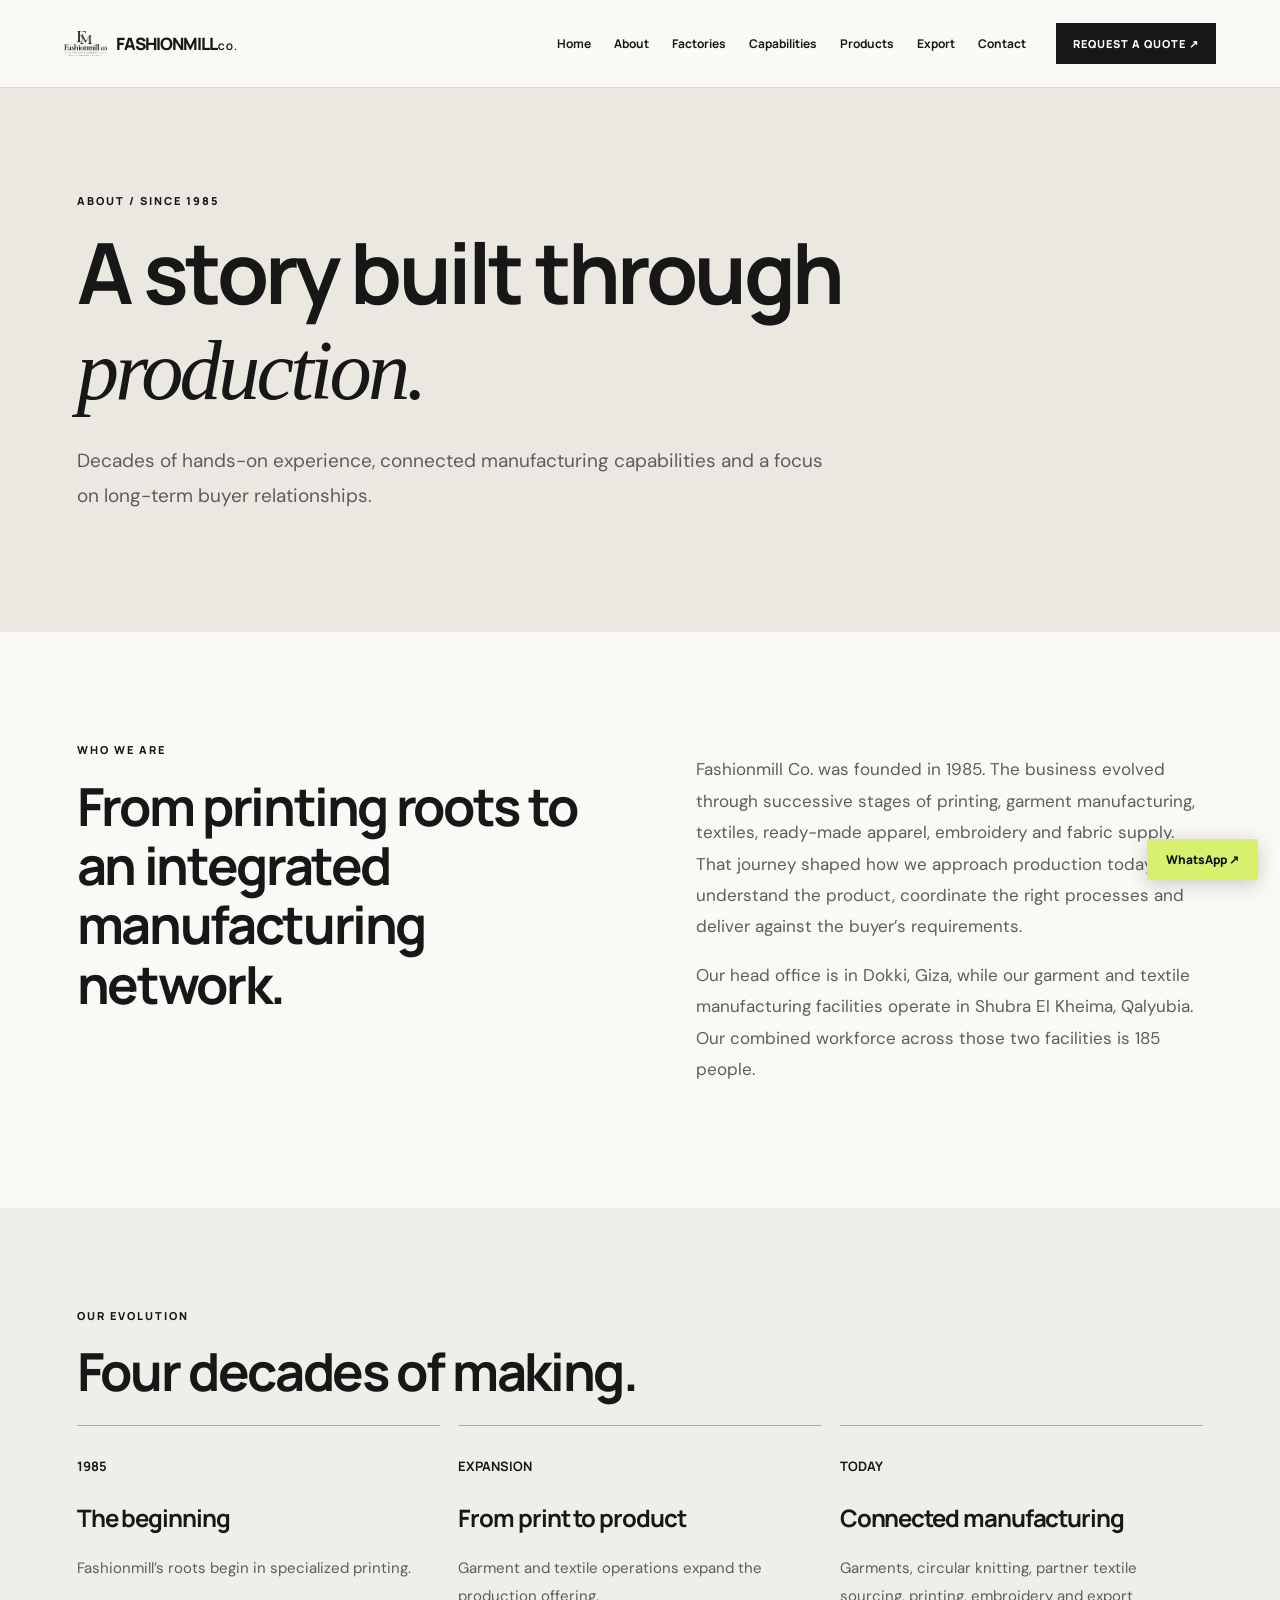
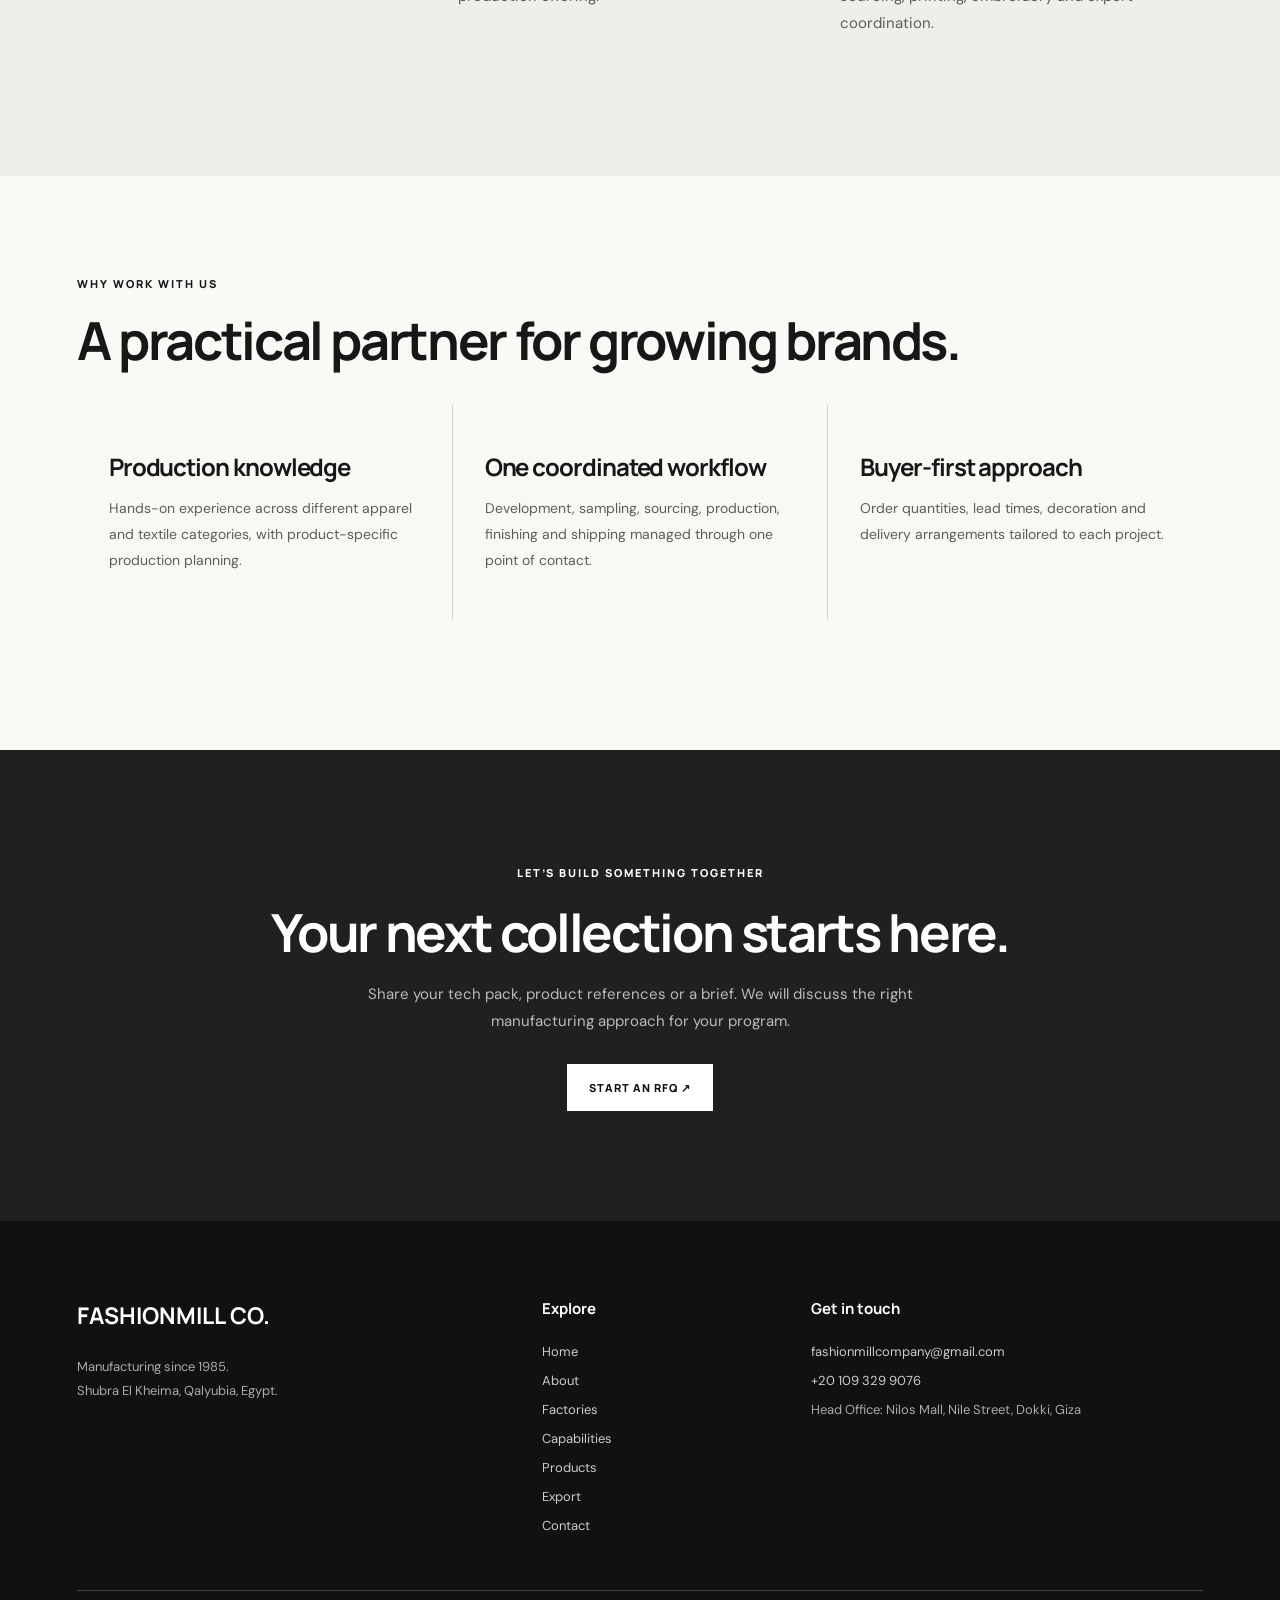
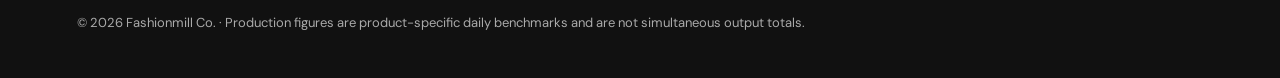
<file: about.html>
<!doctype html><html lang="en"><head><meta charset="utf-8"><meta name="viewport" content="width=device-width, initial-scale=1"><meta name="description" content="Learn about Fashionmill Co., founded in 1985, and its integrated Egyptian garment and textile manufacturing network."><title>Our Story | Fashionmill Co.</title><link rel="stylesheet" href="site.css"></head><body><header class="nav"><a class="brand" href="index.html"><img src="assets/brand/fashionmill-logo-black.png" alt="Fashionmill logo"><span>FASHIONMILL <small>CO.</small></span></a><button class="hamb" aria-label="Toggle navigation" aria-expanded="false">☰</button><nav><a href="index.html">Home</a><a href="about.html">About</a><a href="factories.html">Factories</a><a href="capabilities.html">Capabilities</a><a href="products.html">Products</a><a href="export.html">Export</a><a href="contact.html">Contact</a></nav><a class="navquote" href="contact.html#rfq">REQUEST A QUOTE ↗</a></header><main><section class="pagehero"><div class="eyebrow">ABOUT / SINCE 1985</div><h1>A story built through <i>production.</i></h1><p>Decades of hands-on experience, connected manufacturing capabilities and a focus on long-term buyer relationships.</p></section><section class="split"><div><span class="eyebrow">WHO WE ARE</span><h2>From printing roots to an integrated manufacturing network.</h2></div><div><p>Fashionmill Co. was founded in 1985. The business evolved through successive stages of printing, garment manufacturing, textiles, ready-made apparel, embroidery and fabric supply. That journey shaped how we approach production today: understand the product, coordinate the right processes and deliver against the buyer’s requirements.</p><p>Our head office is in Dokki, Giza, while our garment and textile manufacturing facilities operate in Shubra El Kheima, Qalyubia. Our combined workforce across those two facilities is 185 people.</p></div></section><section class="section pale"><span class="eyebrow">OUR EVOLUTION</span><h2>Four decades of making.</h2><div class="timeline"><article><b>1985</b><h3>The beginning</h3><p>Fashionmill’s roots begin in specialized printing.</p></article><article><b>EXPANSION</b><h3>From print to product</h3><p>Garment and textile operations expand the production offering.</p></article><article><b>TODAY</b><h3>Connected manufacturing</h3><p>Garments, circular knitting, partner textile sourcing, printing, embroidery and export coordination.</p></article></div></section><section class="section"><span class="eyebrow">WHY WORK WITH US</span><h2>A practical partner for growing brands.</h2><div class="three"><article><h3>Production knowledge</h3><p>Hands-on experience across different apparel and textile categories, with product-specific production planning.</p></article><article><h3>One coordinated workflow</h3><p>Development, sampling, sourcing, production, finishing and shipping managed through one point of contact.</p></article><article><h3>Buyer-first approach</h3><p>Order quantities, lead times, decoration and delivery arrangements tailored to each project.</p></article></div></section><section class="cta"><span>LET’S BUILD SOMETHING TOGETHER</span><h2>Your next collection starts here.</h2><p>Share your tech pack, product references or a brief. We will discuss the right manufacturing approach for your program.</p><a class="btn light" href="contact.html#rfq">START AN RFQ ↗</a></section></main><footer><div><strong>FASHIONMILL CO.</strong><p>Manufacturing since 1985.<br>Shubra El Kheima, Qalyubia, Egypt.</p></div><div><b>Explore</b><a href="index.html">Home</a><a href="about.html">About</a><a href="factories.html">Factories</a><a href="capabilities.html">Capabilities</a><a href="products.html">Products</a><a href="export.html">Export</a><a href="contact.html">Contact</a></div><div><b>Get in touch</b><a href="mailto:fashionmillcompany@gmail.com">fashionmillcompany@gmail.com</a><a href="https://wa.me/201093299076">+20 109 329 9076</a><span>Head Office: Nilos Mall, Nile Street, Dokki, Giza</span></div><p class="footnote">© 2026 Fashionmill Co. · Production figures are product-specific daily benchmarks and are not simultaneous output totals.</p></footer><a class="wa" href="https://wa.me/201093299076?text=Hello%20Fashionmill%2C%20I%20would%20like%20to%20discuss%20manufacturing." target="_blank" rel="noopener">WhatsApp ↗</a><script src="site.js"></script></body></html>
</file>
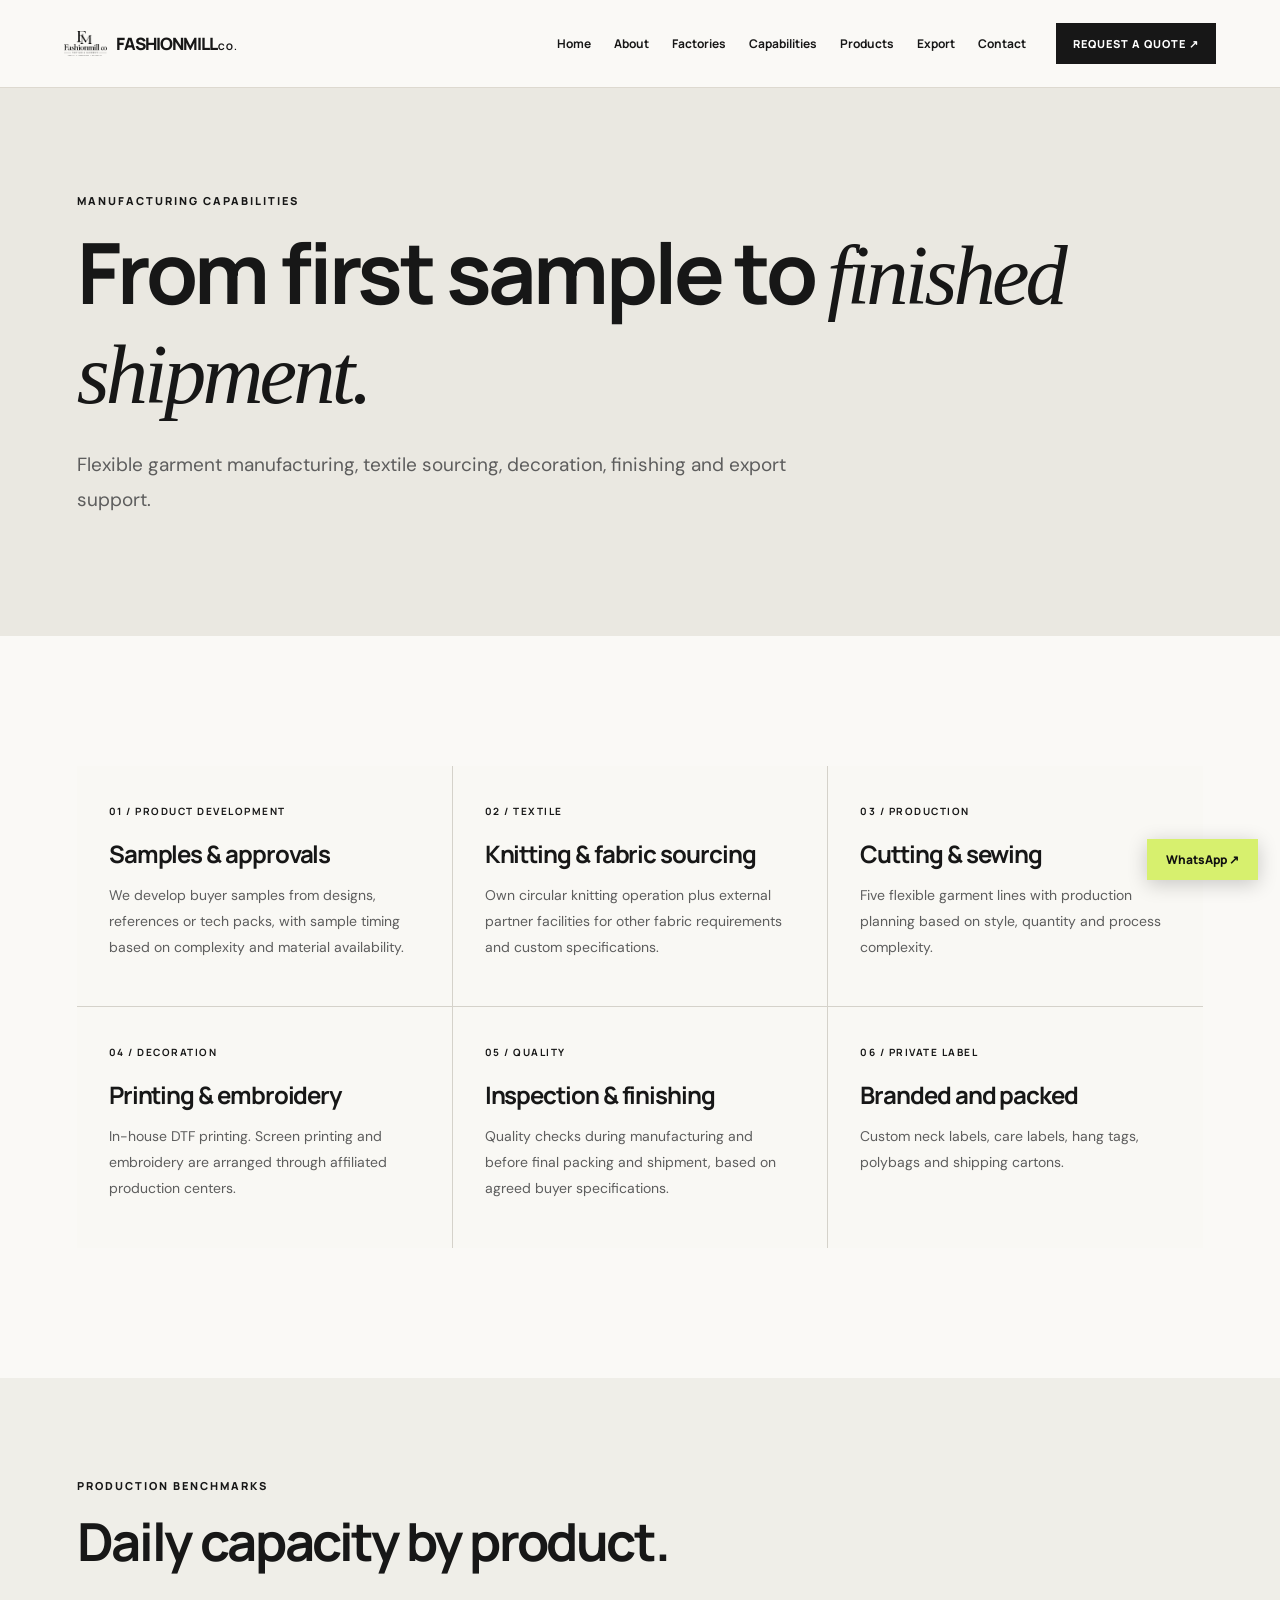
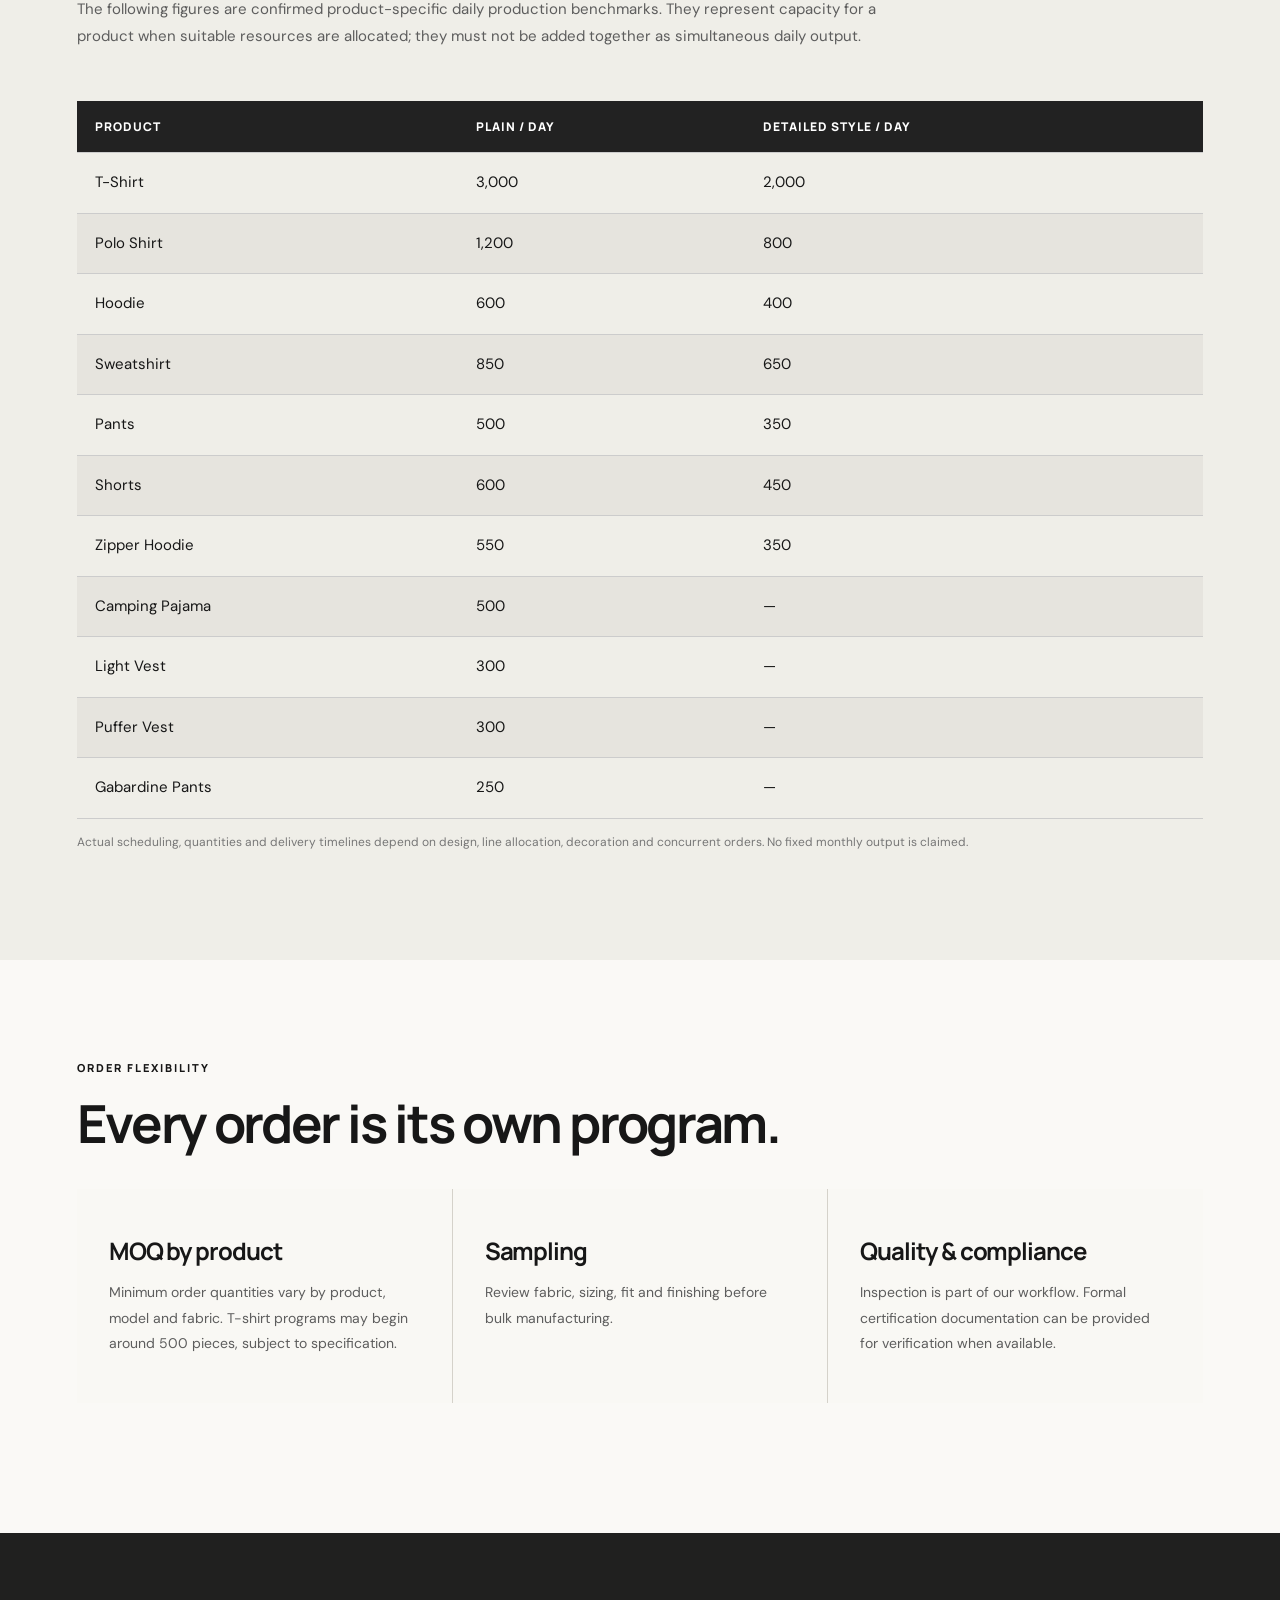
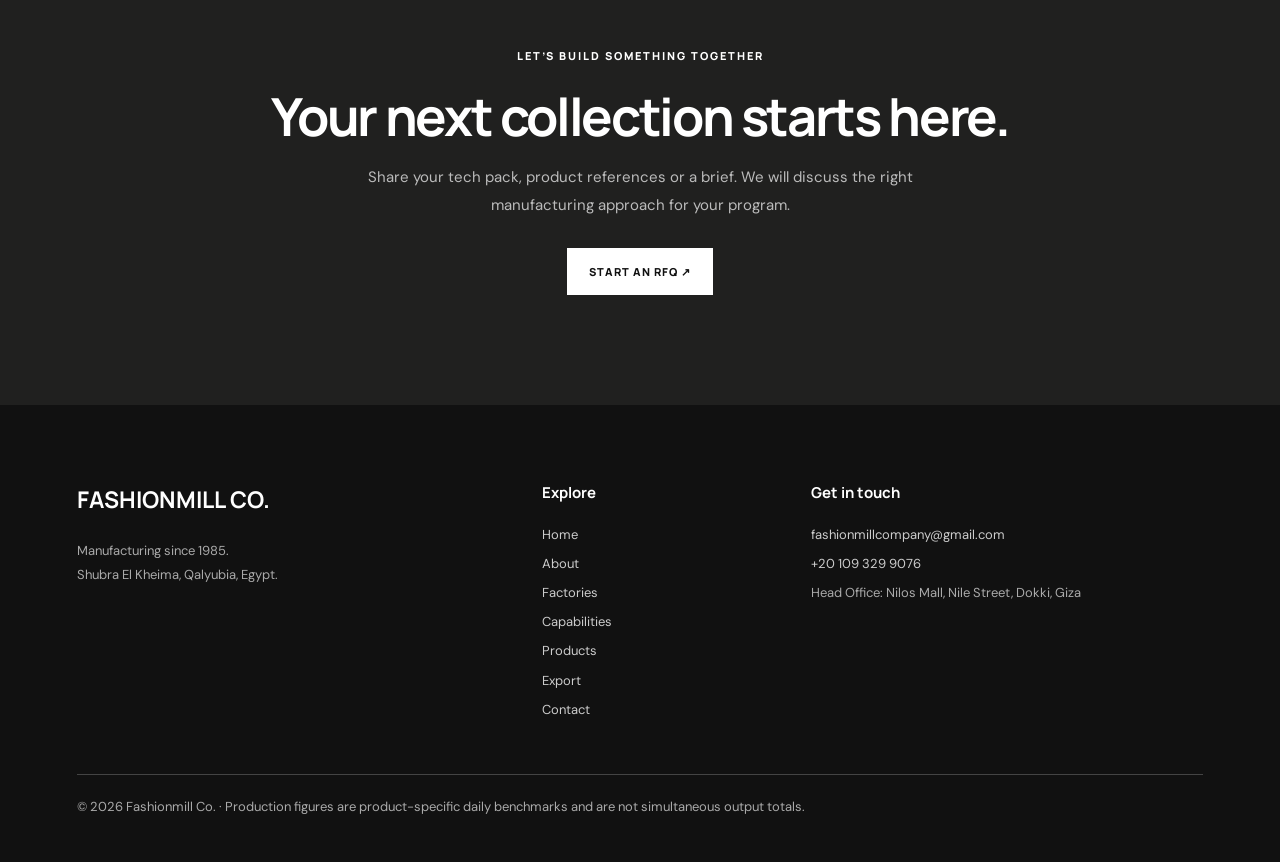
<file: capabilities.html>
<!doctype html><html lang="en"><head><meta charset="utf-8"><meta name="viewport" content="width=device-width, initial-scale=1"><meta name="description" content="Daily production benchmarks for T-shirts, polos, hoodies, pants and other garments."><title>Manufacturing Capabilities & Daily Capacity | Fashionmill Co.</title><link rel="stylesheet" href="site.css"></head><body><header class="nav"><a class="brand" href="index.html"><img src="assets/brand/fashionmill-logo-black.png" alt="Fashionmill logo"><span>FASHIONMILL <small>CO.</small></span></a><button class="hamb" aria-label="Toggle navigation" aria-expanded="false">☰</button><nav><a href="index.html">Home</a><a href="about.html">About</a><a href="factories.html">Factories</a><a href="capabilities.html">Capabilities</a><a href="products.html">Products</a><a href="export.html">Export</a><a href="contact.html">Contact</a></nav><a class="navquote" href="contact.html#rfq">REQUEST A QUOTE ↗</a></header><main><section class="pagehero"><div class="eyebrow">MANUFACTURING CAPABILITIES</div><h1>From first sample to <i>finished shipment.</i></h1><p>Flexible garment manufacturing, textile sourcing, decoration, finishing and export support.</p></section><section class="section"><div class="three"><article><b>01 / PRODUCT DEVELOPMENT</b><h3>Samples & approvals</h3><p>We develop buyer samples from designs, references or tech packs, with sample timing based on complexity and material availability.</p></article><article><b>02 / TEXTILE</b><h3>Knitting & fabric sourcing</h3><p>Own circular knitting operation plus external partner facilities for other fabric requirements and custom specifications.</p></article><article><b>03 / PRODUCTION</b><h3>Cutting & sewing</h3><p>Five flexible garment lines with production planning based on style, quantity and process complexity.</p></article><article><b>04 / DECORATION</b><h3>Printing & embroidery</h3><p>In-house DTF printing. Screen printing and embroidery are arranged through affiliated production centers.</p></article><article><b>05 / QUALITY</b><h3>Inspection & finishing</h3><p>Quality checks during manufacturing and before final packing and shipment, based on agreed buyer specifications.</p></article><article><b>06 / PRIVATE LABEL</b><h3>Branded and packed</h3><p>Custom neck labels, care labels, hang tags, polybags and shipping cartons.</p></article></div></section><section class="section pale"><span class="eyebrow">PRODUCTION BENCHMARKS</span><h2>Daily capacity by product.</h2><p class="maxtext">The following figures are confirmed product-specific daily production benchmarks. They represent capacity for a product when suitable resources are allocated; they must not be added together as simultaneous daily output.</p><div class="tablewrap"><table><thead><tr><th>Product</th><th>Plain / day</th><th>Detailed style / day</th></tr></thead><tbody><tr><td>T-Shirt</td><td>3,000</td><td>2,000</td></tr><tr><td>Polo Shirt</td><td>1,200</td><td>800</td></tr><tr><td>Hoodie</td><td>600</td><td>400</td></tr><tr><td>Sweatshirt</td><td>850</td><td>650</td></tr><tr><td>Pants</td><td>500</td><td>350</td></tr><tr><td>Shorts</td><td>600</td><td>450</td></tr><tr><td>Zipper Hoodie</td><td>550</td><td>350</td></tr><tr><td>Camping Pajama</td><td>500</td><td>—</td></tr><tr><td>Light Vest</td><td>300</td><td>—</td></tr><tr><td>Puffer Vest</td><td>300</td><td>—</td></tr><tr><td>Gabardine Pants</td><td>250</td><td>—</td></tr></tbody></table></div><p class="fine">Actual scheduling, quantities and delivery timelines depend on design, line allocation, decoration and concurrent orders. No fixed monthly output is claimed.</p></section><section class="section"><span class="eyebrow">ORDER FLEXIBILITY</span><h2>Every order is its own program.</h2><div class="three"><article><h3>MOQ by product</h3><p>Minimum order quantities vary by product, model and fabric. T-shirt programs may begin around 500 pieces, subject to specification.</p></article><article><h3>Sampling</h3><p>Review fabric, sizing, fit and finishing before bulk manufacturing.</p></article><article><h3>Quality & compliance</h3><p>Inspection is part of our workflow. Formal certification documentation can be provided for verification when available.</p></article></div></section><section class="cta"><span>LET’S BUILD SOMETHING TOGETHER</span><h2>Your next collection starts here.</h2><p>Share your tech pack, product references or a brief. We will discuss the right manufacturing approach for your program.</p><a class="btn light" href="contact.html#rfq">START AN RFQ ↗</a></section></main><footer><div><strong>FASHIONMILL CO.</strong><p>Manufacturing since 1985.<br>Shubra El Kheima, Qalyubia, Egypt.</p></div><div><b>Explore</b><a href="index.html">Home</a><a href="about.html">About</a><a href="factories.html">Factories</a><a href="capabilities.html">Capabilities</a><a href="products.html">Products</a><a href="export.html">Export</a><a href="contact.html">Contact</a></div><div><b>Get in touch</b><a href="mailto:fashionmillcompany@gmail.com">fashionmillcompany@gmail.com</a><a href="https://wa.me/201093299076">+20 109 329 9076</a><span>Head Office: Nilos Mall, Nile Street, Dokki, Giza</span></div><p class="footnote">© 2026 Fashionmill Co. · Production figures are product-specific daily benchmarks and are not simultaneous output totals.</p></footer><a class="wa" href="https://wa.me/201093299076?text=Hello%20Fashionmill%2C%20I%20would%20like%20to%20discuss%20manufacturing." target="_blank" rel="noopener">WhatsApp ↗</a><script src="site.js"></script></body></html>
</file>
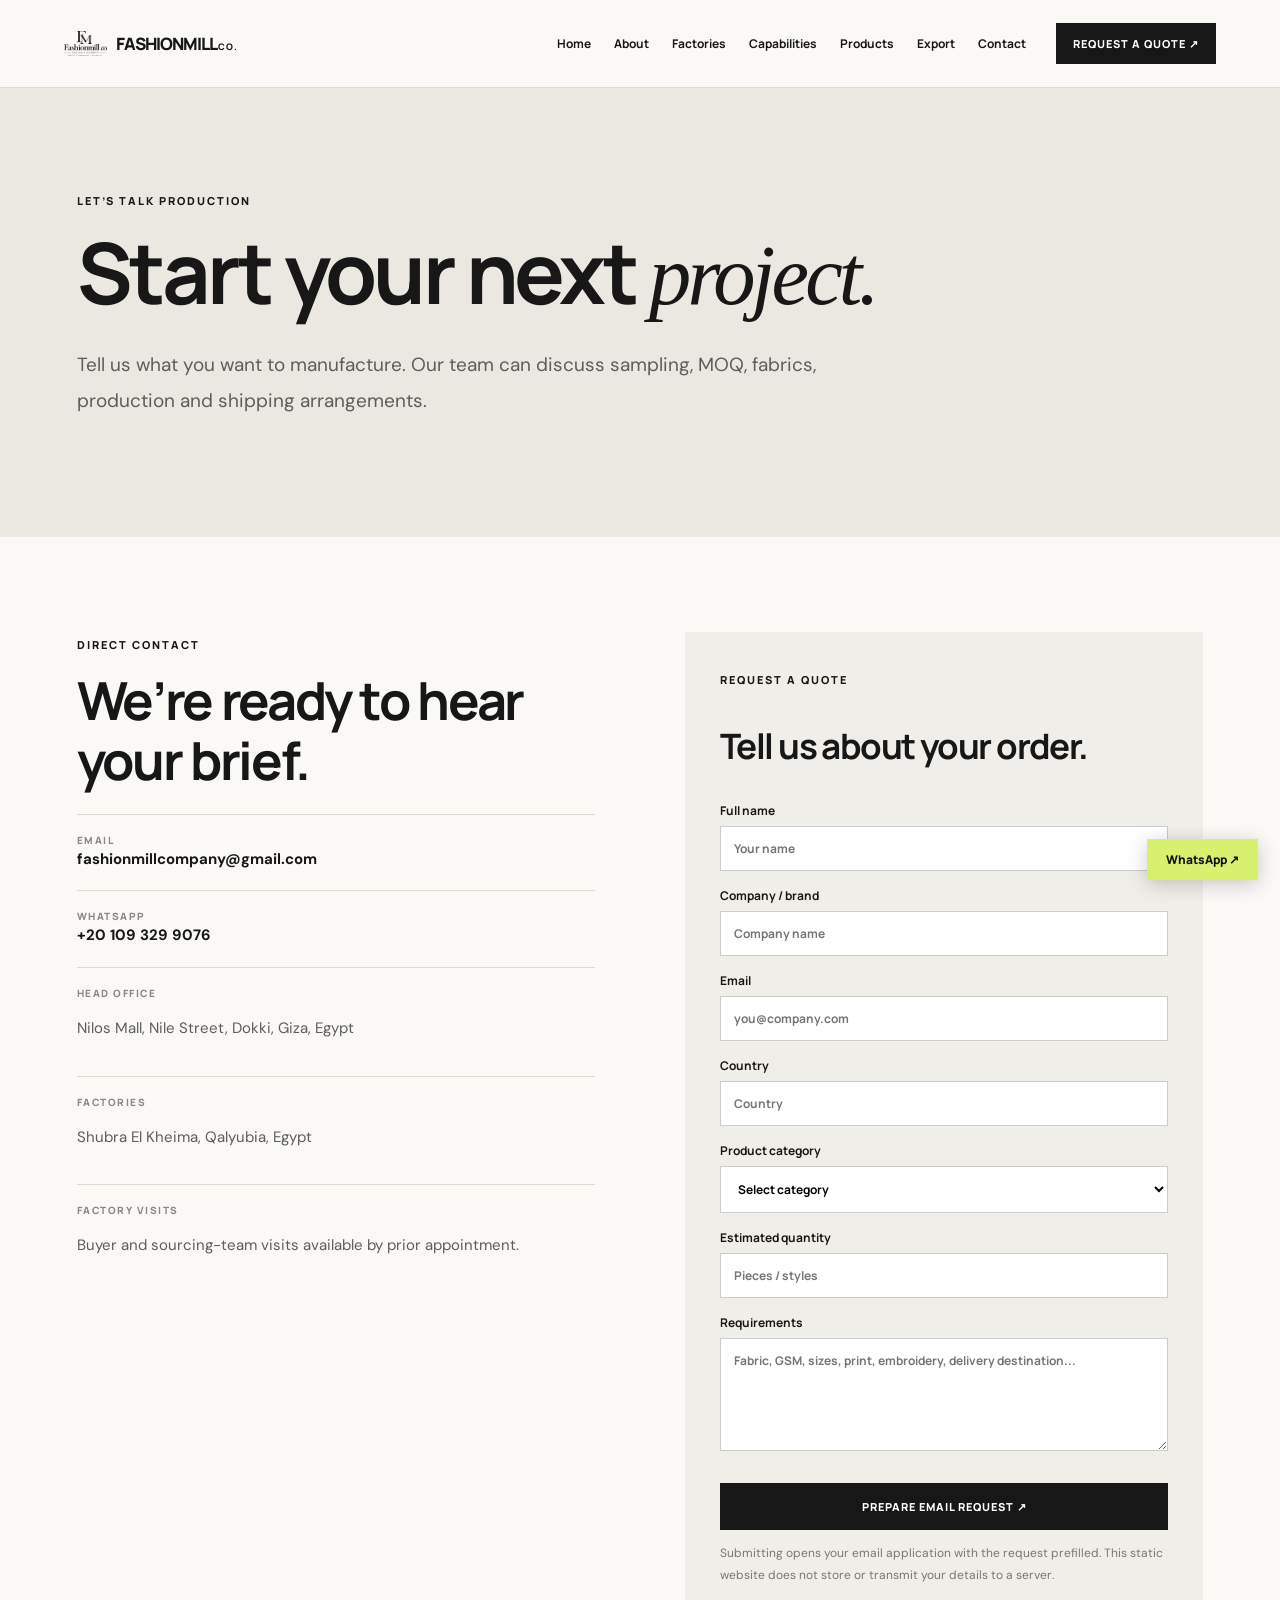
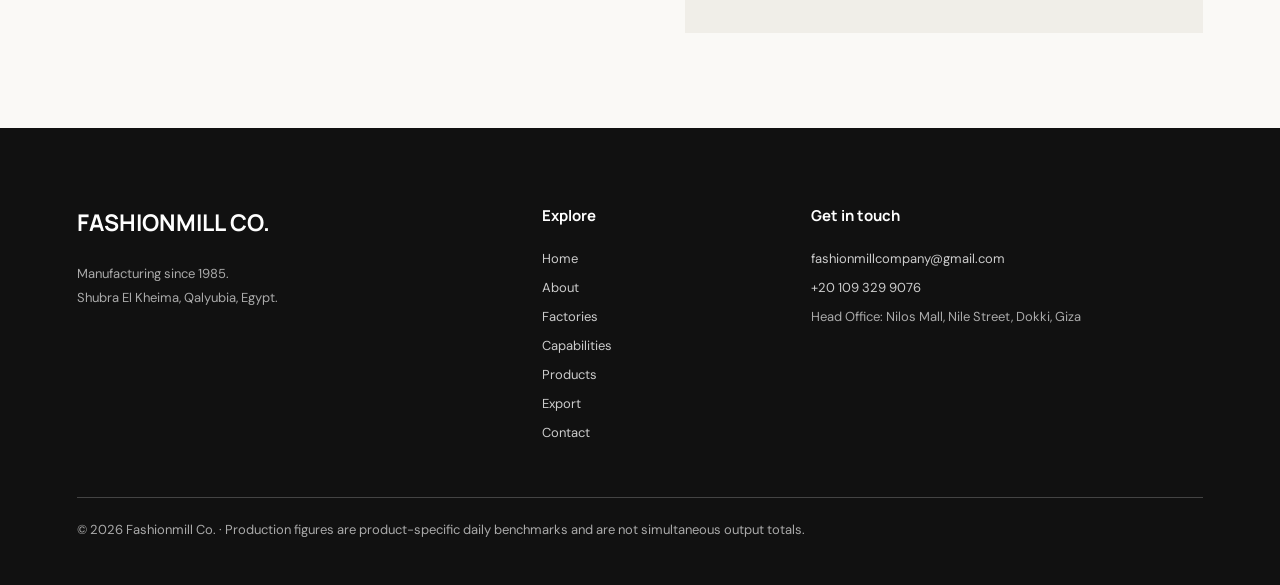
<file: contact.html>
<!doctype html><html lang="en"><head><meta charset="utf-8"><meta name="viewport" content="width=device-width, initial-scale=1"><meta name="description" content="Contact Fashionmill Co. in Egypt for private label manufacturing and garment export quotations."><title>Contact & Request a Quote | Fashionmill Co.</title><link rel="stylesheet" href="site.css"></head><body><header class="nav"><a class="brand" href="index.html"><img src="assets/brand/fashionmill-logo-black.png" alt="Fashionmill logo"><span>FASHIONMILL <small>CO.</small></span></a><button class="hamb" aria-label="Toggle navigation" aria-expanded="false">☰</button><nav><a href="index.html">Home</a><a href="about.html">About</a><a href="factories.html">Factories</a><a href="capabilities.html">Capabilities</a><a href="products.html">Products</a><a href="export.html">Export</a><a href="contact.html">Contact</a></nav><a class="navquote" href="contact.html#rfq">REQUEST A QUOTE ↗</a></header><main><section class="pagehero"><div class="eyebrow">LET’S TALK PRODUCTION</div><h1>Start your next <i>project.</i></h1><p>Tell us what you want to manufacture. Our team can discuss sampling, MOQ, fabrics, production and shipping arrangements.</p></section><section class="section contactgrid"><div><span class="eyebrow">DIRECT CONTACT</span><h2>We’re ready to hear your brief.</h2><div class="contactlines"><div><small>EMAIL</small><a href="mailto:fashionmillcompany@gmail.com">fashionmillcompany@gmail.com</a></div><div><small>WHATSAPP</small><a href="https://wa.me/201093299076">+20 109 329 9076</a></div><div><small>HEAD OFFICE</small><p>Nilos Mall, Nile Street, Dokki, Giza, Egypt</p></div><div><small>FACTORIES</small><p>Shubra El Kheima, Qalyubia, Egypt</p></div><div><small>FACTORY VISITS</small><p>Buyer and sourcing-team visits available by prior appointment.</p></div></div></div><div id="rfq" class="formbox"><span class="eyebrow">REQUEST A QUOTE</span><h3>Tell us about your order.</h3><form id="quoteForm"><label>Full name <input name="name" required placeholder="Your name"></label><label>Company / brand <input name="company" required placeholder="Company name"></label><label>Email <input name="email" type="email" required placeholder="you@company.com"></label><label>Country <input name="country" required placeholder="Country"></label><label>Product category <select name="product" required><option value="">Select category</option><option>Casualwear / T-Shirts / Polos</option><option>Hoodies / Sweatshirts</option><option>Outerwear</option><option>Uniforms / Workwear</option><option>Home Textiles / Sleepwear</option><option>Suits / Underwear / Lingerie</option><option>Other</option></select></label><label>Estimated quantity <input name="quantity" placeholder="Pieces / styles"></label><label>Requirements <textarea name="details" rows="5" placeholder="Fabric, GSM, sizes, print, embroidery, delivery destination..."></textarea></label><button class="btn" type="submit">PREPARE EMAIL REQUEST ↗</button><p class="fine">Submitting opens your email application with the request prefilled. This static website does not store or transmit your details to a server.</p></form></div></section></main><footer><div><strong>FASHIONMILL CO.</strong><p>Manufacturing since 1985.<br>Shubra El Kheima, Qalyubia, Egypt.</p></div><div><b>Explore</b><a href="index.html">Home</a><a href="about.html">About</a><a href="factories.html">Factories</a><a href="capabilities.html">Capabilities</a><a href="products.html">Products</a><a href="export.html">Export</a><a href="contact.html">Contact</a></div><div><b>Get in touch</b><a href="mailto:fashionmillcompany@gmail.com">fashionmillcompany@gmail.com</a><a href="https://wa.me/201093299076">+20 109 329 9076</a><span>Head Office: Nilos Mall, Nile Street, Dokki, Giza</span></div><p class="footnote">© 2026 Fashionmill Co. · Production figures are product-specific daily benchmarks and are not simultaneous output totals.</p></footer><a class="wa" href="https://wa.me/201093299076?text=Hello%20Fashionmill%2C%20I%20would%20like%20to%20discuss%20manufacturing." target="_blank" rel="noopener">WhatsApp ↗</a><script src="site.js"></script></body></html>
</file>
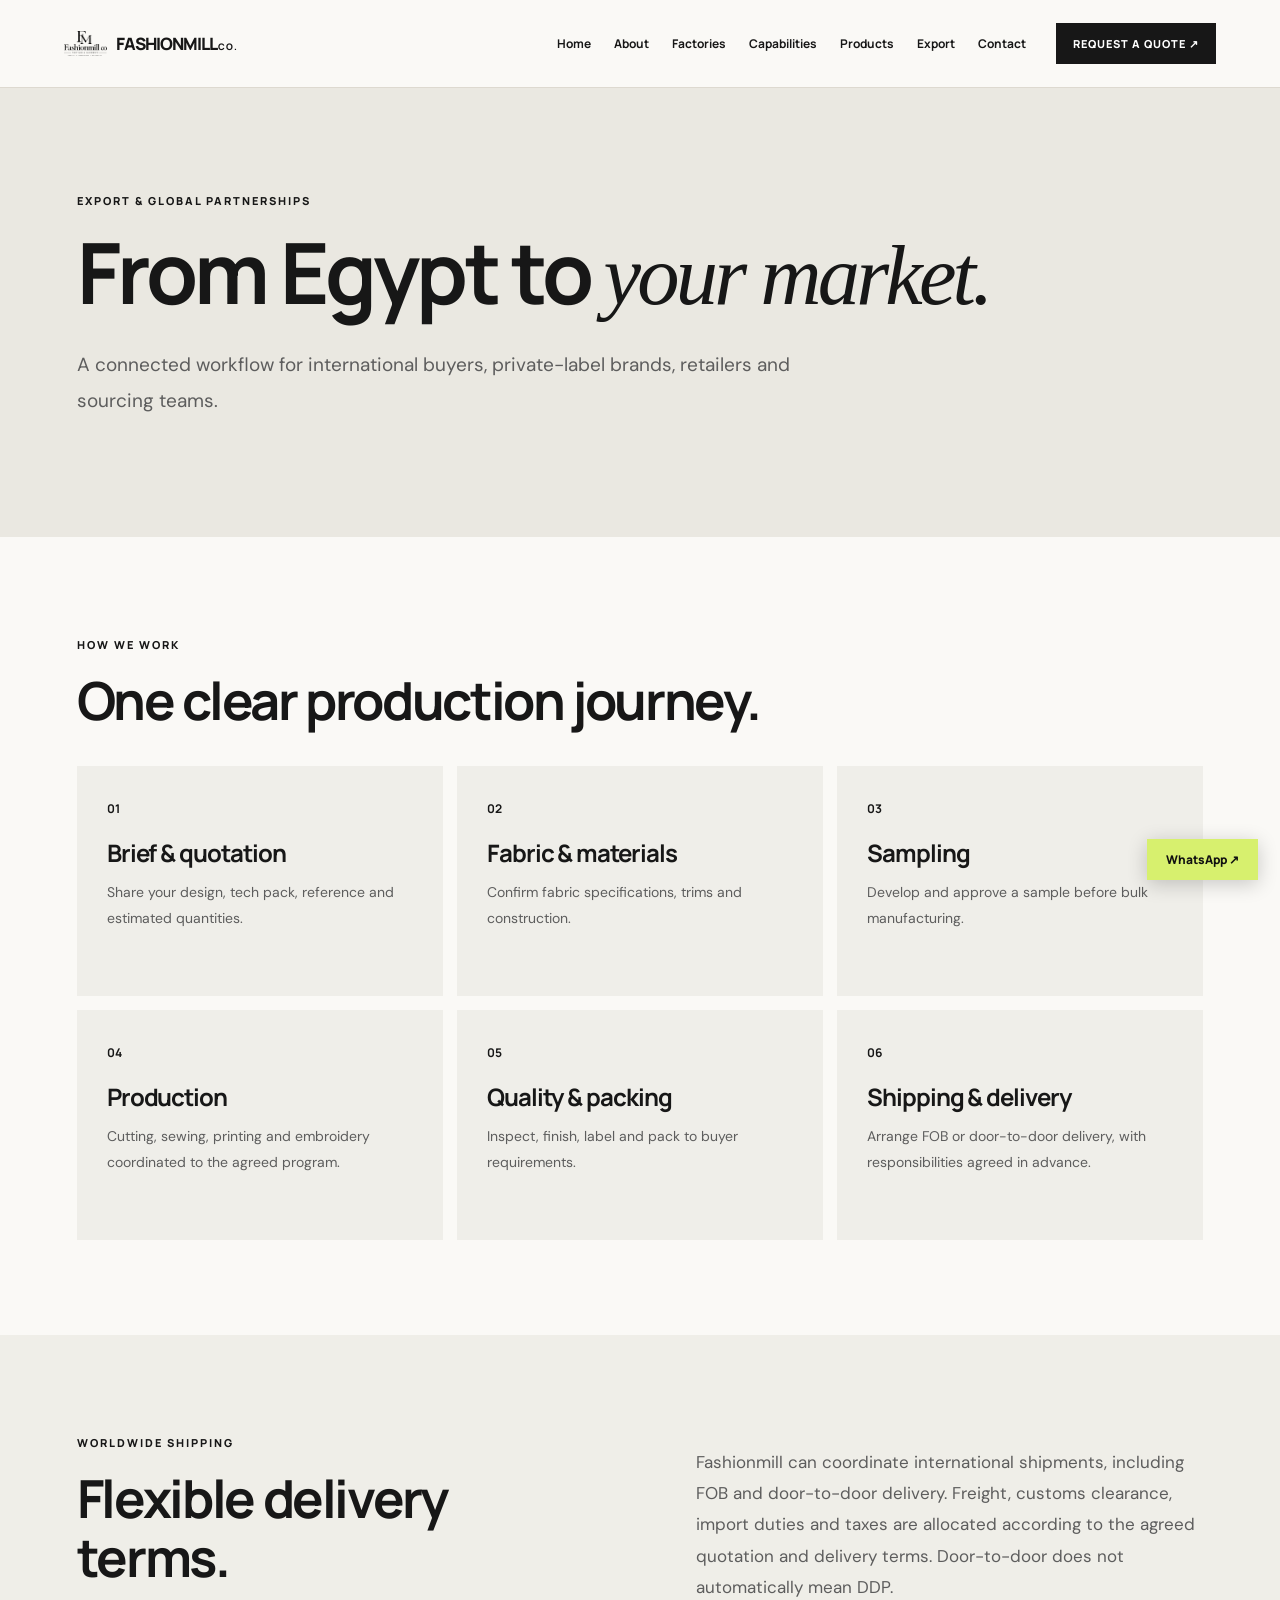
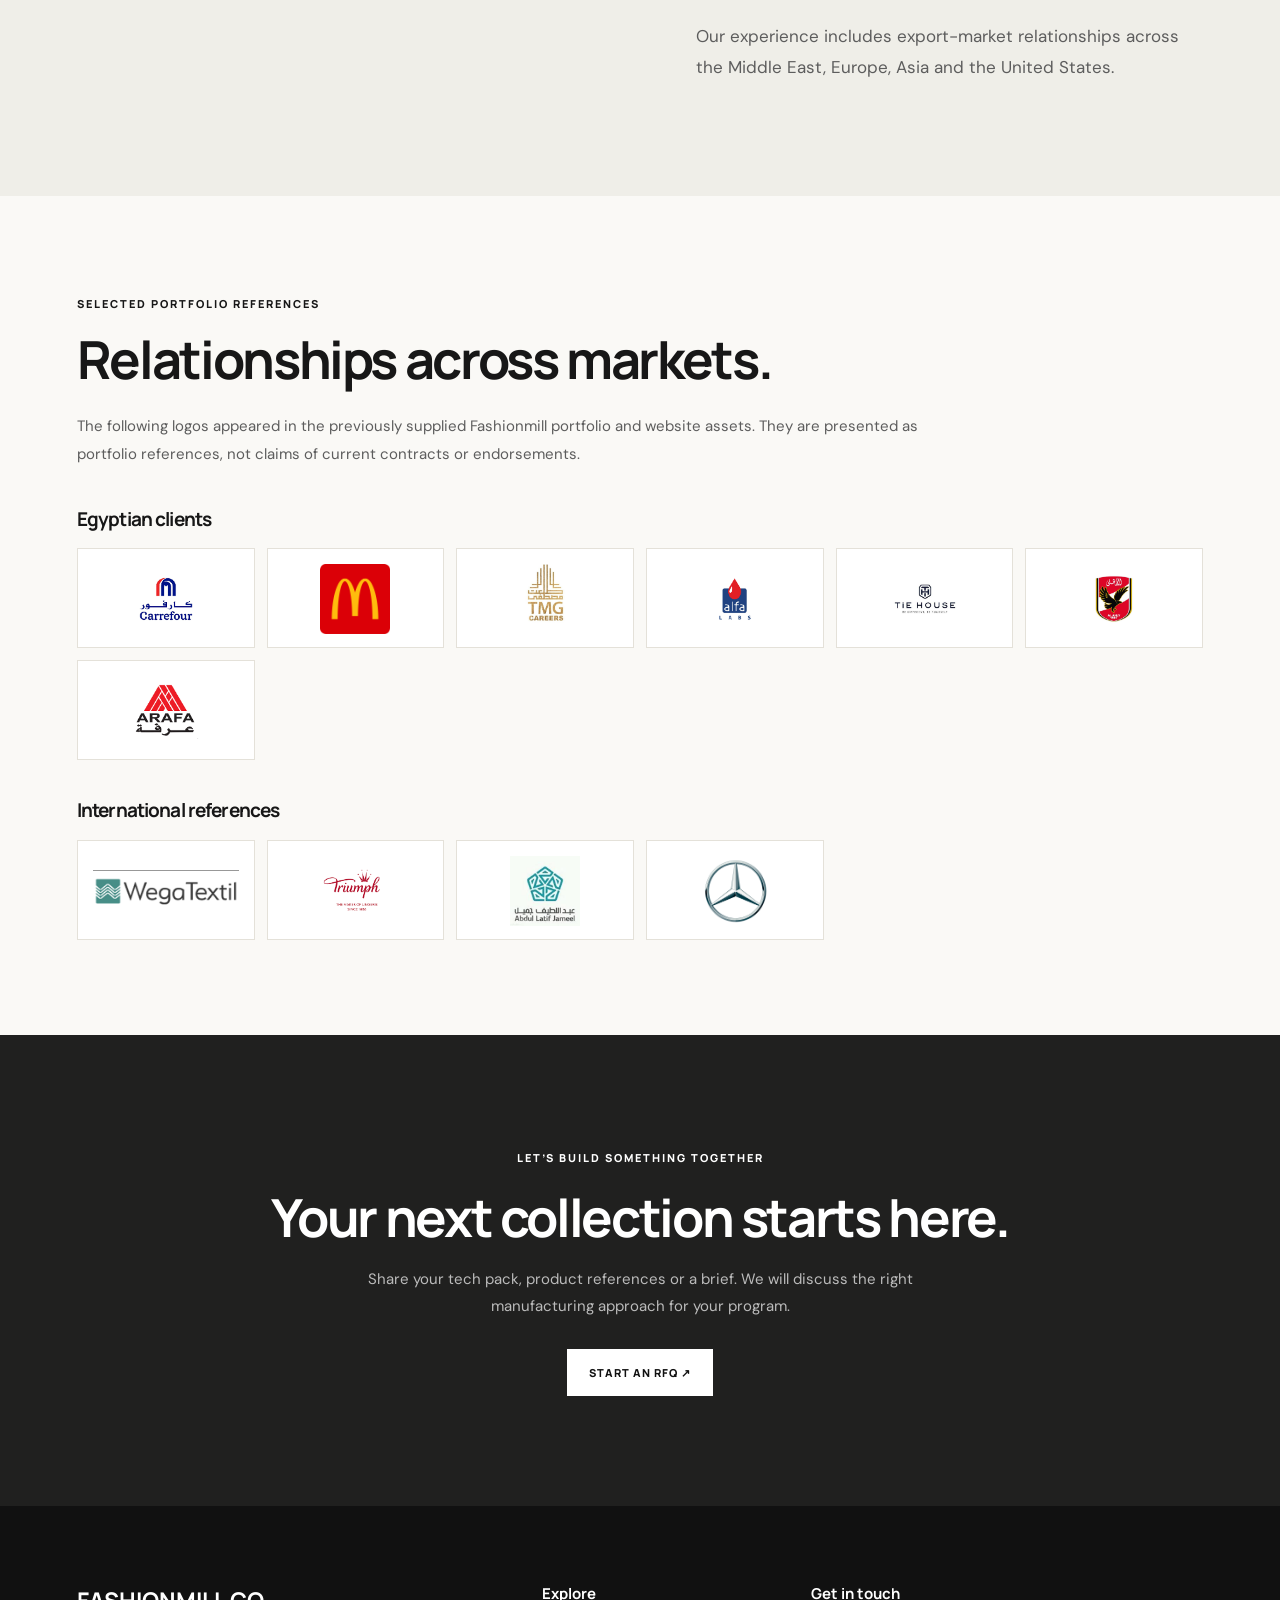
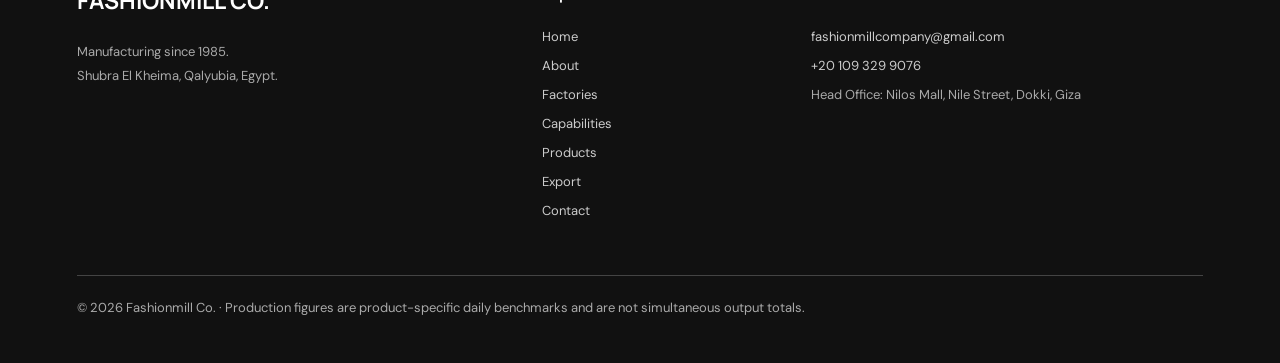
<file: export.html>
<!doctype html><html lang="en"><head><meta charset="utf-8"><meta name="viewport" content="width=device-width, initial-scale=1"><meta name="description" content="Worldwide FOB and door-to-door garment export solutions from Egypt."><title>Export & FOB Manufacturing | Fashionmill Co.</title><link rel="stylesheet" href="site.css"></head><body><header class="nav"><a class="brand" href="index.html"><img src="assets/brand/fashionmill-logo-black.png" alt="Fashionmill logo"><span>FASHIONMILL <small>CO.</small></span></a><button class="hamb" aria-label="Toggle navigation" aria-expanded="false">☰</button><nav><a href="index.html">Home</a><a href="about.html">About</a><a href="factories.html">Factories</a><a href="capabilities.html">Capabilities</a><a href="products.html">Products</a><a href="export.html">Export</a><a href="contact.html">Contact</a></nav><a class="navquote" href="contact.html#rfq">REQUEST A QUOTE ↗</a></header><main><section class="pagehero"><div class="eyebrow">EXPORT & GLOBAL PARTNERSHIPS</div><h1>From Egypt to <i>your market.</i></h1><p>A connected workflow for international buyers, private-label brands, retailers and sourcing teams.</p></section><section class="section"><span class="eyebrow">HOW WE WORK</span><h2>One clear production journey.</h2><div class="steps"><article><b>01</b><h3>Brief & quotation</h3><p>Share your design, tech pack, reference and estimated quantities.</p></article><article><b>02</b><h3>Fabric & materials</h3><p>Confirm fabric specifications, trims and construction.</p></article><article><b>03</b><h3>Sampling</h3><p>Develop and approve a sample before bulk manufacturing.</p></article><article><b>04</b><h3>Production</h3><p>Cutting, sewing, printing and embroidery coordinated to the agreed program.</p></article><article><b>05</b><h3>Quality & packing</h3><p>Inspect, finish, label and pack to buyer requirements.</p></article><article><b>06</b><h3>Shipping & delivery</h3><p>Arrange FOB or door-to-door delivery, with responsibilities agreed in advance.</p></article></div></section><section class="section pale"><div class="split plain"><div><span class="eyebrow">WORLDWIDE SHIPPING</span><h2>Flexible delivery terms.</h2></div><div><p>Fashionmill can coordinate international shipments, including FOB and door-to-door delivery. Freight, customs clearance, import duties and taxes are allocated according to the agreed quotation and delivery terms. Door-to-door does not automatically mean DDP.</p><p>Our experience includes export-market relationships across the Middle East, Europe, Asia and the United States.</p></div></div></section><section class="section"><span class="eyebrow">SELECTED PORTFOLIO REFERENCES</span><h2>Relationships across markets.</h2><p class="maxtext">The following logos appeared in the previously supplied Fashionmill portfolio and website assets. They are presented as portfolio references, not claims of current contracts or endorsements.</p><h3 class="group-title">Egyptian clients</h3><div class="logogrid"><div><img src="assets/logos-user/carrefour.png" alt="Portfolio reference logo" loading="lazy"></div><div><img src="assets/logos-user/mcdonalds.webp" alt="Portfolio reference logo" loading="lazy"></div><div><img src="assets/logos-user/tmg.jpg" alt="Portfolio reference logo" loading="lazy"></div><div><img src="assets/logos-user/alfa-labs.png" alt="Portfolio reference logo" loading="lazy"></div><div><img src="assets/logos-user/tie-house.jpg" alt="Portfolio reference logo" loading="lazy"></div><div><img src="assets/logos-user/al-ahly.jpg" alt="Portfolio reference logo" loading="lazy"></div><div><img src="assets/logos-user/arafa.png" alt="Portfolio reference logo" loading="lazy"></div></div><h3 class="group-title">International references</h3><div class="logogrid"><div><img src="assets/logos-user/wega-textil.png" alt="Portfolio reference logo" loading="lazy"></div><div><img src="assets/logos-user/triumph.png" alt="Portfolio reference logo" loading="lazy"></div><div><img src="assets/logos-user/abdul-latif-jameel.jpg" alt="Portfolio reference logo" loading="lazy"></div><div><img src="assets/logos-user/mercedes.png" alt="Portfolio reference logo" loading="lazy"></div></div></section><section class="cta"><span>LET’S BUILD SOMETHING TOGETHER</span><h2>Your next collection starts here.</h2><p>Share your tech pack, product references or a brief. We will discuss the right manufacturing approach for your program.</p><a class="btn light" href="contact.html#rfq">START AN RFQ ↗</a></section></main><footer><div><strong>FASHIONMILL CO.</strong><p>Manufacturing since 1985.<br>Shubra El Kheima, Qalyubia, Egypt.</p></div><div><b>Explore</b><a href="index.html">Home</a><a href="about.html">About</a><a href="factories.html">Factories</a><a href="capabilities.html">Capabilities</a><a href="products.html">Products</a><a href="export.html">Export</a><a href="contact.html">Contact</a></div><div><b>Get in touch</b><a href="mailto:fashionmillcompany@gmail.com">fashionmillcompany@gmail.com</a><a href="https://wa.me/201093299076">+20 109 329 9076</a><span>Head Office: Nilos Mall, Nile Street, Dokki, Giza</span></div><p class="footnote">© 2026 Fashionmill Co. · Production figures are product-specific daily benchmarks and are not simultaneous output totals.</p></footer><a class="wa" href="https://wa.me/201093299076?text=Hello%20Fashionmill%2C%20I%20would%20like%20to%20discuss%20manufacturing." target="_blank" rel="noopener">WhatsApp ↗</a><script src="site.js"></script></body></html>
</file>
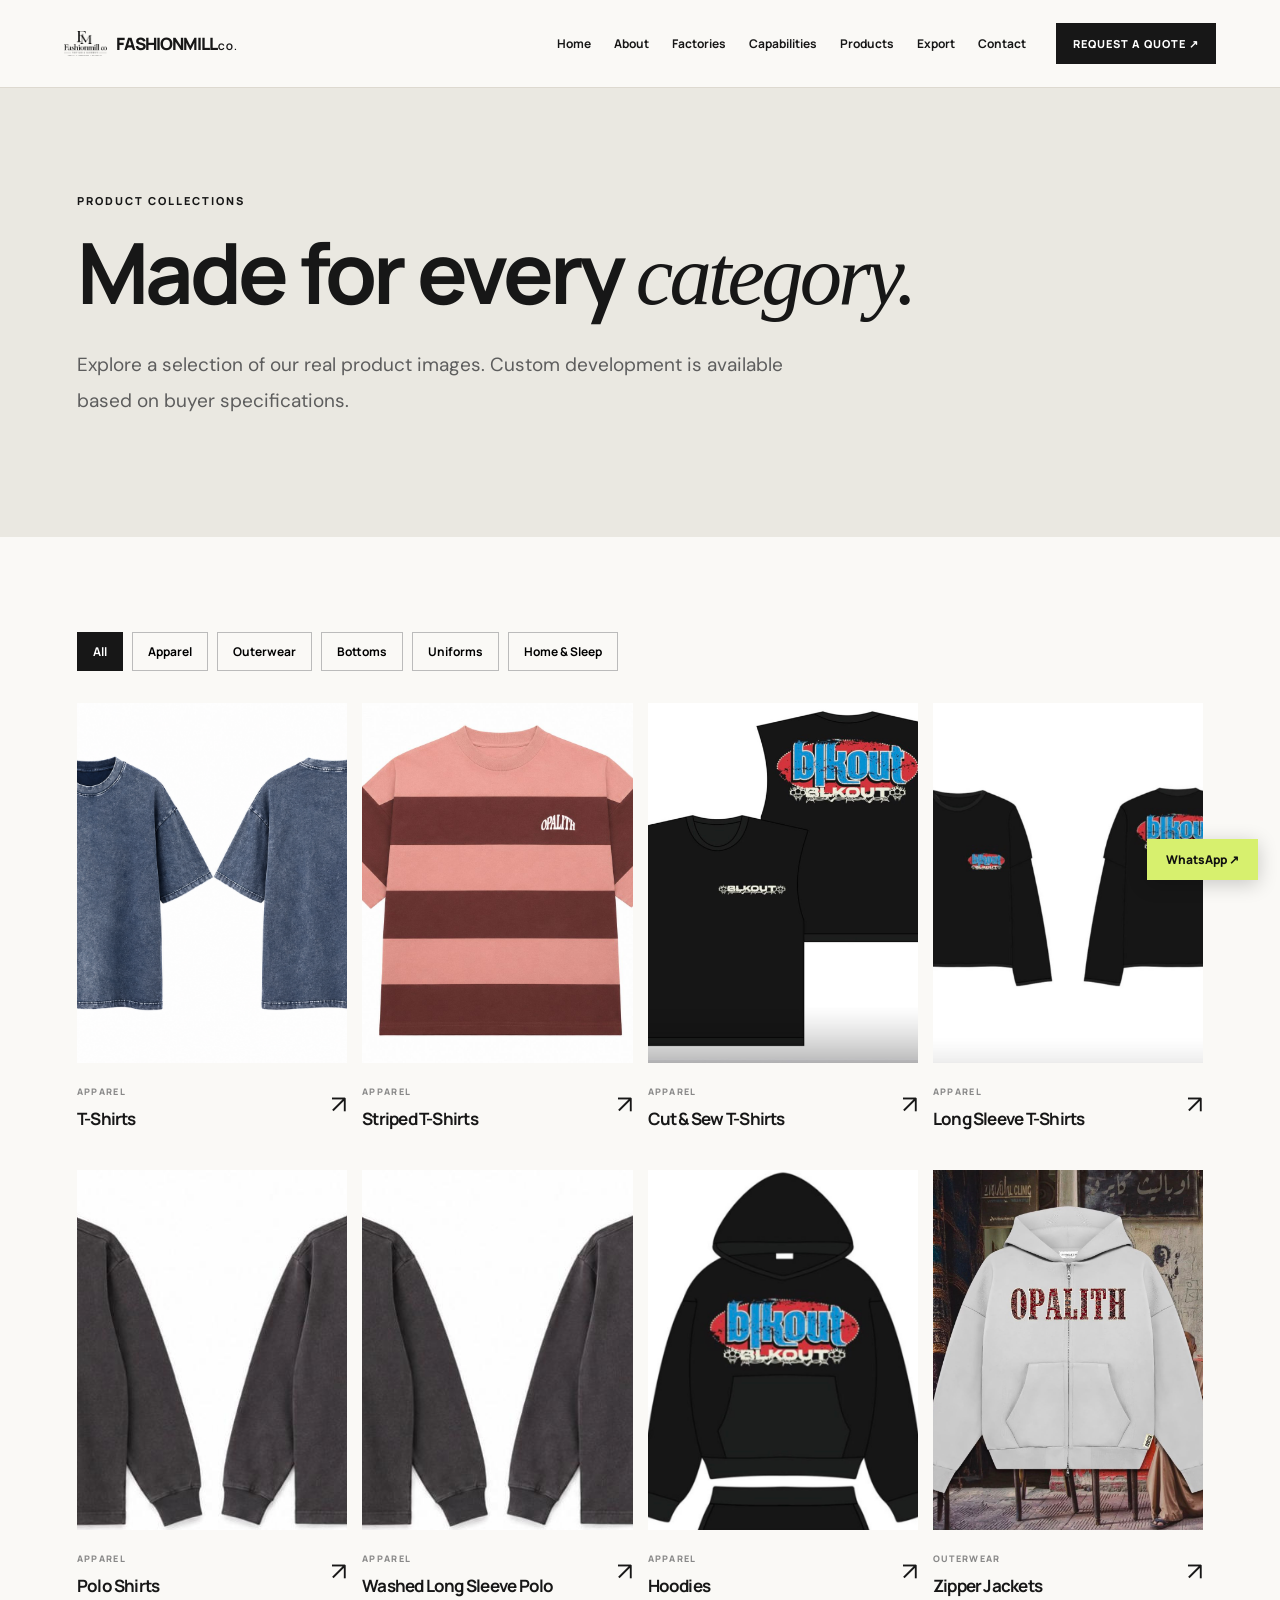
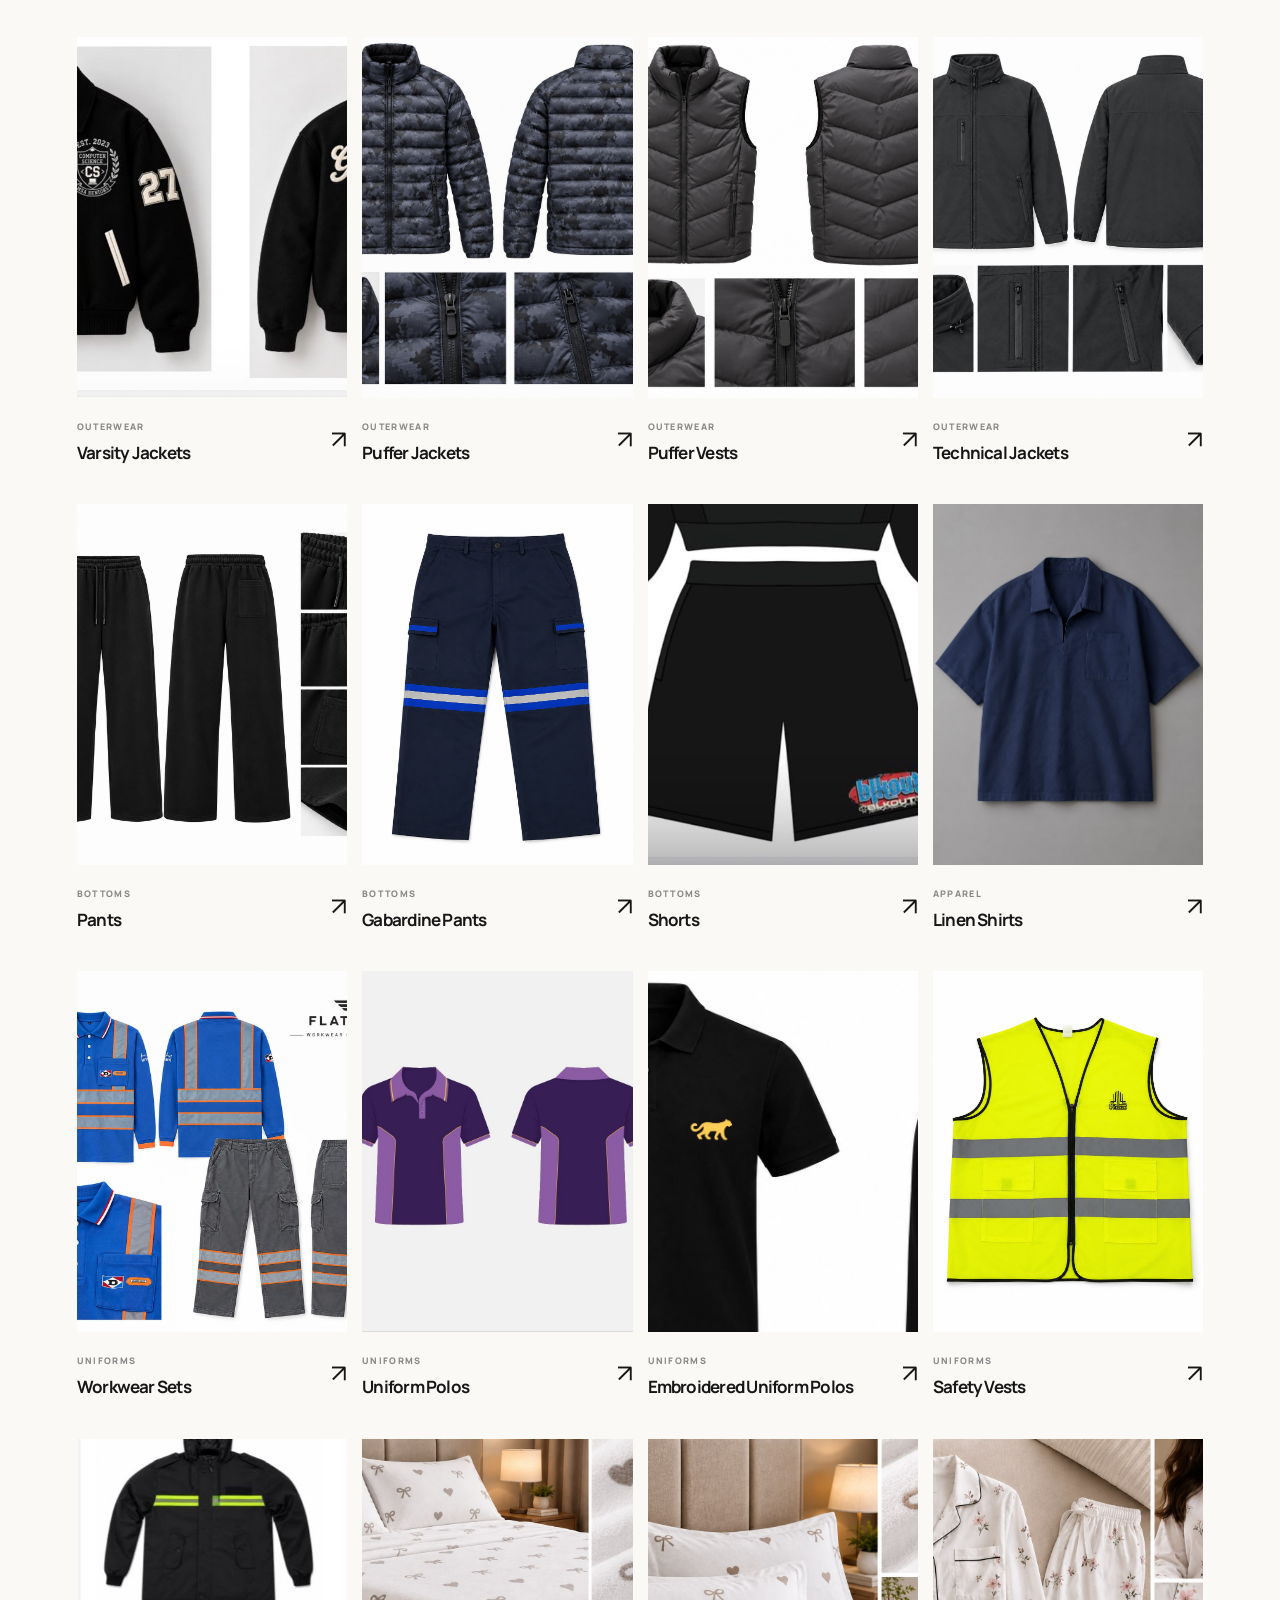
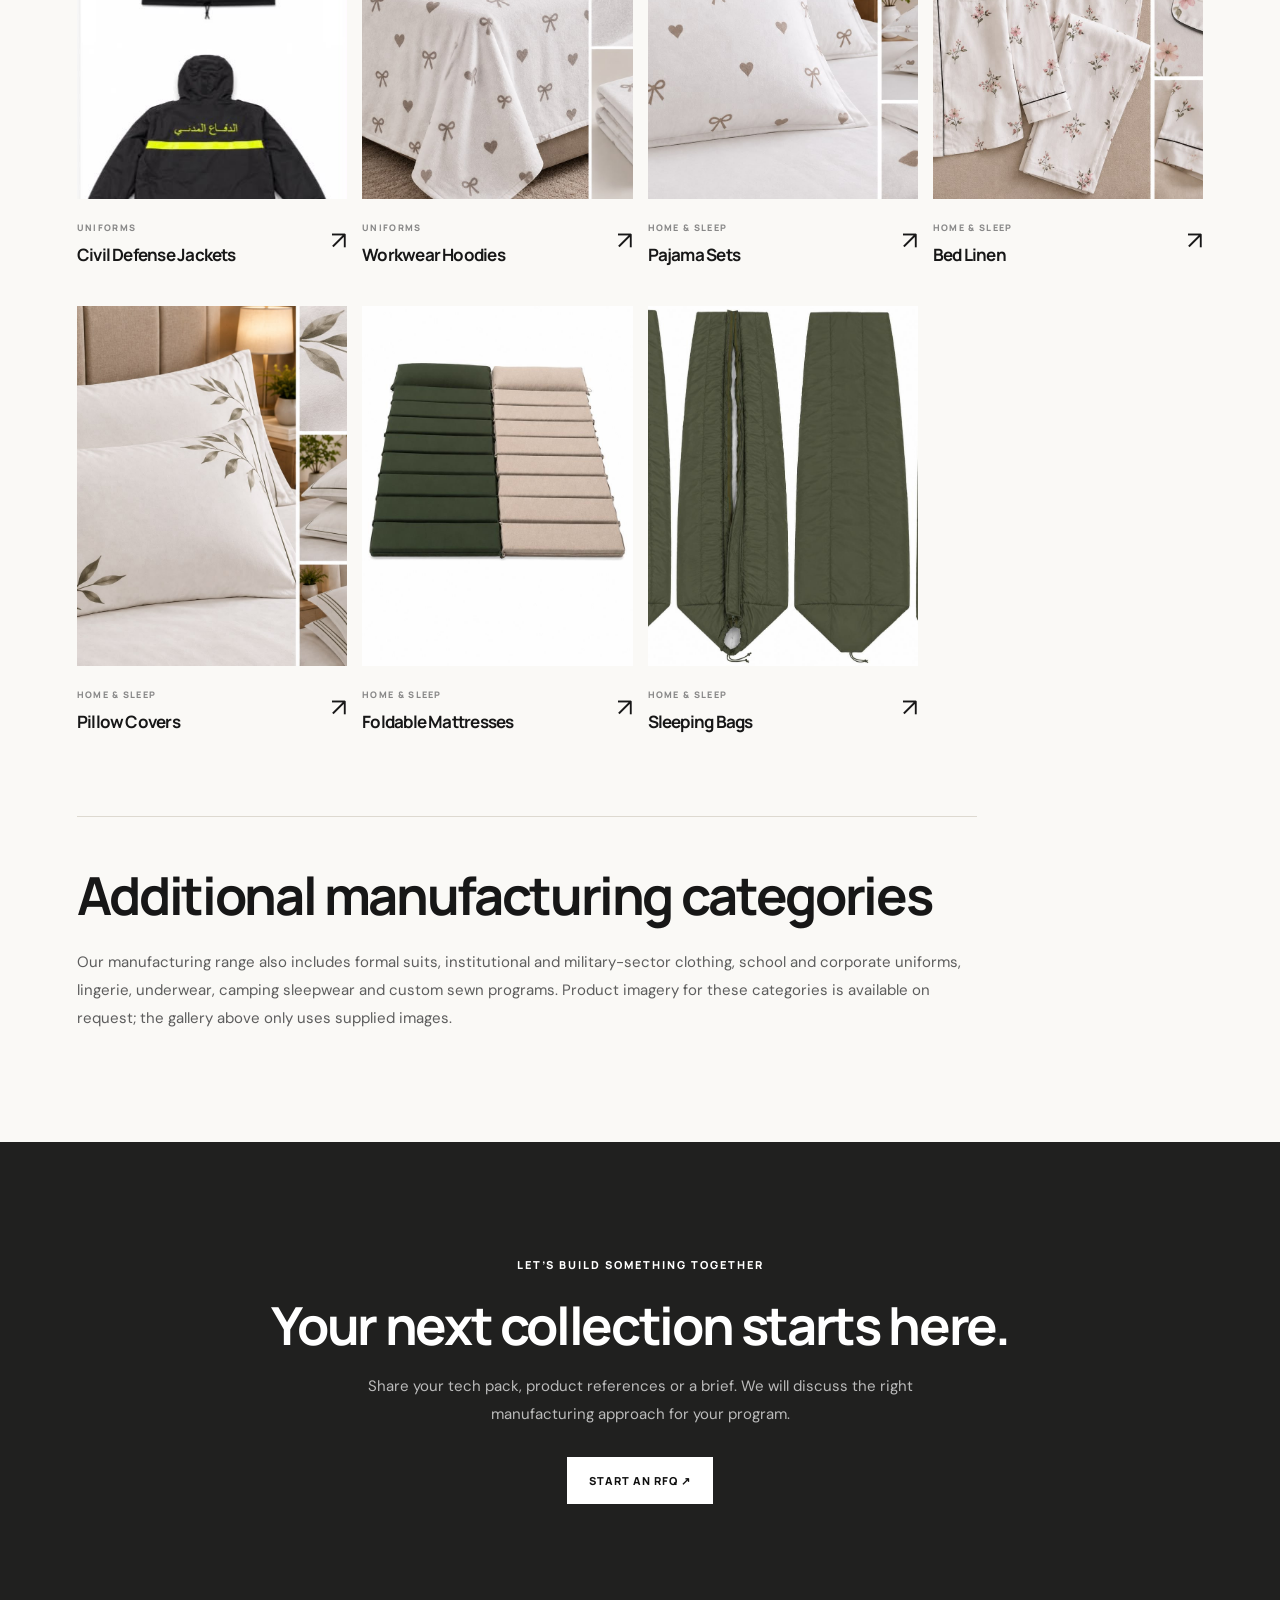
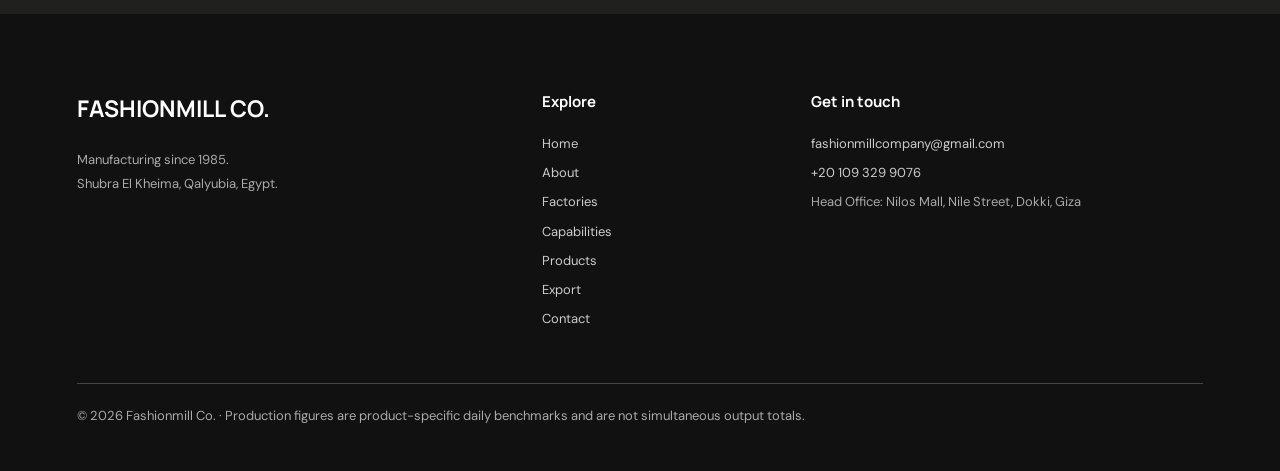
<file: products.html>
<!doctype html><html lang="en"><head><meta charset="utf-8"><meta name="viewport" content="width=device-width, initial-scale=1"><meta name="description" content="Browse real product images for apparel, uniforms, outerwear, home textiles and private label manufacturing."><title>Products & Categories | Fashionmill Co.</title><link rel="stylesheet" href="site.css"></head><body><header class="nav"><a class="brand" href="index.html"><img src="assets/brand/fashionmill-logo-black.png" alt="Fashionmill logo"><span>FASHIONMILL <small>CO.</small></span></a><button class="hamb" aria-label="Toggle navigation" aria-expanded="false">☰</button><nav><a href="index.html">Home</a><a href="about.html">About</a><a href="factories.html">Factories</a><a href="capabilities.html">Capabilities</a><a href="products.html">Products</a><a href="export.html">Export</a><a href="contact.html">Contact</a></nav><a class="navquote" href="contact.html#rfq">REQUEST A QUOTE ↗</a></header><main><section class="pagehero"><div class="eyebrow">PRODUCT COLLECTIONS</div><h1>Made for every <i>category.</i></h1><p>Explore a selection of our real product images. Custom development is available based on buyer specifications.</p></section><section class="section"><div class="filters" role="group" aria-label="Filter products"><button class="filter active" data-filter="All">All</button><button class="filter " data-filter="Apparel">Apparel</button><button class="filter " data-filter="Outerwear">Outerwear</button><button class="filter " data-filter="Bottoms">Bottoms</button><button class="filter " data-filter="Uniforms">Uniforms</button><button class="filter " data-filter="Home & Sleep">Home & Sleep</button></div><div class="catalog"><article class="item" data-category="Apparel"><div class="photo"><img src="assets/products-user/basic-tshirt.png" alt="T-Shirts" loading="lazy"></div><div class="itemmeta"><div><small>APPAREL</small><h3>T-Shirts</h3></div><a href="contact.html#rfq" aria-label="Request quote for T-Shirts">↗</a></div></article><article class="item" data-category="Apparel"><div class="photo"><img src="assets/products-user/stripe-tshirt.jpeg" alt="Striped T-Shirts" loading="lazy"></div><div class="itemmeta"><div><small>APPAREL</small><h3>Striped T-Shirts</h3></div><a href="contact.html#rfq" aria-label="Request quote for Striped T-Shirts">↗</a></div></article><article class="item" data-category="Apparel"><div class="photo"><img src="assets/products-user/cut-tshirt.jpeg" alt="Cut &amp; Sew T-Shirts" loading="lazy"></div><div class="itemmeta"><div><small>APPAREL</small><h3>Cut &amp; Sew T-Shirts</h3></div><a href="contact.html#rfq" aria-label="Request quote for Cut &amp; Sew T-Shirts">↗</a></div></article><article class="item" data-category="Apparel"><div class="photo"><img src="assets/products-user/long-sleeve.jpeg" alt="Long Sleeve T-Shirts" loading="lazy"></div><div class="itemmeta"><div><small>APPAREL</small><h3>Long Sleeve T-Shirts</h3></div><a href="contact.html#rfq" aria-label="Request quote for Long Sleeve T-Shirts">↗</a></div></article><article class="item" data-category="Apparel"><div class="photo"><img src="assets/products-user/polo-black.jpeg" alt="Polo Shirts" loading="lazy"></div><div class="itemmeta"><div><small>APPAREL</small><h3>Polo Shirts</h3></div><a href="contact.html#rfq" aria-label="Request quote for Polo Shirts">↗</a></div></article><article class="item" data-category="Apparel"><div class="photo"><img src="assets/products-user/washed-long-sleeve-polo.jpeg" alt="Washed Long Sleeve Polo" loading="lazy"></div><div class="itemmeta"><div><small>APPAREL</small><h3>Washed Long Sleeve Polo</h3></div><a href="contact.html#rfq" aria-label="Request quote for Washed Long Sleeve Polo">↗</a></div></article><article class="item" data-category="Apparel"><div class="photo"><img src="assets/products-user/hoodie.jpeg" alt="Hoodies" loading="lazy"></div><div class="itemmeta"><div><small>APPAREL</small><h3>Hoodies</h3></div><a href="contact.html#rfq" aria-label="Request quote for Hoodies">↗</a></div></article><article class="item" data-category="Outerwear"><div class="photo"><img src="assets/products-user/zipper-jacket.jpeg" alt="Zipper Jackets" loading="lazy"></div><div class="itemmeta"><div><small>OUTERWEAR</small><h3>Zipper Jackets</h3></div><a href="contact.html#rfq" aria-label="Request quote for Zipper Jackets">↗</a></div></article><article class="item" data-category="Outerwear"><div class="photo"><img src="assets/products-user/varsity-jacket.jpeg" alt="Varsity Jackets" loading="lazy"></div><div class="itemmeta"><div><small>OUTERWEAR</small><h3>Varsity Jackets</h3></div><a href="contact.html#rfq" aria-label="Request quote for Varsity Jackets">↗</a></div></article><article class="item" data-category="Outerwear"><div class="photo"><img src="assets/products-user/puffer-jacket.png" alt="Puffer Jackets" loading="lazy"></div><div class="itemmeta"><div><small>OUTERWEAR</small><h3>Puffer Jackets</h3></div><a href="contact.html#rfq" aria-label="Request quote for Puffer Jackets">↗</a></div></article><article class="item" data-category="Outerwear"><div class="photo"><img src="assets/products-user/puffer-vest.png" alt="Puffer Vests" loading="lazy"></div><div class="itemmeta"><div><small>OUTERWEAR</small><h3>Puffer Vests</h3></div><a href="contact.html#rfq" aria-label="Request quote for Puffer Vests">↗</a></div></article><article class="item" data-category="Outerwear"><div class="photo"><img src="assets/products-user/technical-jacket.jpeg" alt="Technical Jackets" loading="lazy"></div><div class="itemmeta"><div><small>OUTERWEAR</small><h3>Technical Jackets</h3></div><a href="contact.html#rfq" aria-label="Request quote for Technical Jackets">↗</a></div></article><article class="item" data-category="Bottoms"><div class="photo"><img src="assets/products-user/pants-black.png" alt="Pants" loading="lazy"></div><div class="itemmeta"><div><small>BOTTOMS</small><h3>Pants</h3></div><a href="contact.html#rfq" aria-label="Request quote for Pants">↗</a></div></article><article class="item" data-category="Bottoms"><div class="photo"><img src="assets/products-user/gabardine-pants.jpeg" alt="Gabardine Pants" loading="lazy"></div><div class="itemmeta"><div><small>BOTTOMS</small><h3>Gabardine Pants</h3></div><a href="contact.html#rfq" aria-label="Request quote for Gabardine Pants">↗</a></div></article><article class="item" data-category="Bottoms"><div class="photo"><img src="assets/products-user/shorts.jpeg" alt="Shorts" loading="lazy"></div><div class="itemmeta"><div><small>BOTTOMS</small><h3>Shorts</h3></div><a href="contact.html#rfq" aria-label="Request quote for Shorts">↗</a></div></article><article class="item" data-category="Apparel"><div class="photo"><img src="assets/products-user/linen-shirt.jpeg" alt="Linen Shirts" loading="lazy"></div><div class="itemmeta"><div><small>APPAREL</small><h3>Linen Shirts</h3></div><a href="contact.html#rfq" aria-label="Request quote for Linen Shirts">↗</a></div></article><article class="item" data-category="Uniforms"><div class="photo"><img src="assets/products-user/workwear-set.jpeg" alt="Workwear Sets" loading="lazy"></div><div class="itemmeta"><div><small>UNIFORMS</small><h3>Workwear Sets</h3></div><a href="contact.html#rfq" aria-label="Request quote for Workwear Sets">↗</a></div></article><article class="item" data-category="Uniforms"><div class="photo"><img src="assets/products-user/polo-purple.jpeg" alt="Uniform Polos" loading="lazy"></div><div class="itemmeta"><div><small>UNIFORMS</small><h3>Uniform Polos</h3></div><a href="contact.html#rfq" aria-label="Request quote for Uniform Polos">↗</a></div></article><article class="item" data-category="Uniforms"><div class="photo"><img src="assets/products-user/embroidered-uniform-polo.jpeg" alt="Embroidered Uniform Polos" loading="lazy"></div><div class="itemmeta"><div><small>UNIFORMS</small><h3>Embroidered Uniform Polos</h3></div><a href="contact.html#rfq" aria-label="Request quote for Embroidered Uniform Polos">↗</a></div></article><article class="item" data-category="Uniforms"><div class="photo"><img src="assets/products-user/safety-vest.jpeg" alt="Safety Vests" loading="lazy"></div><div class="itemmeta"><div><small>UNIFORMS</small><h3>Safety Vests</h3></div><a href="contact.html#rfq" aria-label="Request quote for Safety Vests">↗</a></div></article><article class="item" data-category="Uniforms"><div class="photo"><img src="assets/products-user/civil-defense-jacket.jpeg" alt="Civil Defense Jackets" loading="lazy"></div><div class="itemmeta"><div><small>UNIFORMS</small><h3>Civil Defense Jackets</h3></div><a href="contact.html#rfq" aria-label="Request quote for Civil Defense Jackets">↗</a></div></article><article class="item" data-category="Uniforms"><div class="photo"><img src="assets/products-user/workwear-hoodie.jpeg" alt="Workwear Hoodies" loading="lazy"></div><div class="itemmeta"><div><small>UNIFORMS</small><h3>Workwear Hoodies</h3></div><a href="contact.html#rfq" aria-label="Request quote for Workwear Hoodies">↗</a></div></article><article class="item" data-category="Home & Sleep"><div class="photo"><img src="assets/products-user/pajama-set.jpeg" alt="Pajama Sets" loading="lazy"></div><div class="itemmeta"><div><small>HOME & SLEEP</small><h3>Pajama Sets</h3></div><a href="contact.html#rfq" aria-label="Request quote for Pajama Sets">↗</a></div></article><article class="item" data-category="Home & Sleep"><div class="photo"><img src="assets/products-user/bed-linen.jpeg" alt="Bed Linen" loading="lazy"></div><div class="itemmeta"><div><small>HOME & SLEEP</small><h3>Bed Linen</h3></div><a href="contact.html#rfq" aria-label="Request quote for Bed Linen">↗</a></div></article><article class="item" data-category="Home & Sleep"><div class="photo"><img src="assets/products-user/pillow-covers.jpeg" alt="Pillow Covers" loading="lazy"></div><div class="itemmeta"><div><small>HOME & SLEEP</small><h3>Pillow Covers</h3></div><a href="contact.html#rfq" aria-label="Request quote for Pillow Covers">↗</a></div></article><article class="item" data-category="Home & Sleep"><div class="photo"><img src="assets/products-user/foldable-mattress.jpeg" alt="Foldable Mattresses" loading="lazy"></div><div class="itemmeta"><div><small>HOME & SLEEP</small><h3>Foldable Mattresses</h3></div><a href="contact.html#rfq" aria-label="Request quote for Foldable Mattresses">↗</a></div></article><article class="item" data-category="Home & Sleep"><div class="photo"><img src="assets/products-user/sleeping-bag.jpeg" alt="Sleeping Bags" loading="lazy"></div><div class="itemmeta"><div><small>HOME & SLEEP</small><h3>Sleeping Bags</h3></div><a href="contact.html#rfq" aria-label="Request quote for Sleeping Bags">↗</a></div></article></div><div class="catalog-extra"><h2>Additional manufacturing categories</h2><p>Our manufacturing range also includes formal suits, institutional and military-sector clothing, school and corporate uniforms, lingerie, underwear, camping sleepwear and custom sewn programs. Product imagery for these categories is available on request; the gallery above only uses supplied images.</p></div></section><section class="cta"><span>LET’S BUILD SOMETHING TOGETHER</span><h2>Your next collection starts here.</h2><p>Share your tech pack, product references or a brief. We will discuss the right manufacturing approach for your program.</p><a class="btn light" href="contact.html#rfq">START AN RFQ ↗</a></section></main><footer><div><strong>FASHIONMILL CO.</strong><p>Manufacturing since 1985.<br>Shubra El Kheima, Qalyubia, Egypt.</p></div><div><b>Explore</b><a href="index.html">Home</a><a href="about.html">About</a><a href="factories.html">Factories</a><a href="capabilities.html">Capabilities</a><a href="products.html">Products</a><a href="export.html">Export</a><a href="contact.html">Contact</a></div><div><b>Get in touch</b><a href="mailto:fashionmillcompany@gmail.com">fashionmillcompany@gmail.com</a><a href="https://wa.me/201093299076">+20 109 329 9076</a><span>Head Office: Nilos Mall, Nile Street, Dokki, Giza</span></div><p class="footnote">© 2026 Fashionmill Co. · Production figures are product-specific daily benchmarks and are not simultaneous output totals.</p></footer><a class="wa" href="https://wa.me/201093299076?text=Hello%20Fashionmill%2C%20I%20would%20like%20to%20discuss%20manufacturing." target="_blank" rel="noopener">WhatsApp ↗</a><script src="site.js"></script></body></html>
</file>
<file: site.css>
@import url('https://fonts.googleapis.com/css2?family=DM+Sans:wght@400;500;600;700&family=Manrope:wght@400;500;600;700;800&display=swap');:root{--ink:#171717;--paper:#faf9f6;--muted:#666;--line:#ddd9d0;--lime:#d7f06e}*{box-sizing:border-box}html{scroll-behavior:smooth}body{margin:0;background:var(--paper);color:var(--ink);font:15px/1.7 'DM Sans',sans-serif}h1,h2,h3,b,strong{font-family:Manrope,sans-serif}h1,h2,h3{line-height:1.13;letter-spacing:-.045em}h1{font-size:clamp(48px,6.6vw,104px);margin:16px 0 24px}h2{font-size:clamp(35px,4.1vw,65px);margin:14px 0 24px}h3{font-size:24px}i{font-family:Georgia,serif;font-weight:400}a{color:inherit;text-decoration:none}p{color:#5d5d5d;line-height:1.85}button,input,select,textarea{font:inherit}.eyebrow{font:800 11px Manrope;letter-spacing:2px;text-transform:uppercase}.nav{height:88px;padding:0 5%;display:flex;align-items:center;gap:30px;background:rgba(250,249,246,.97);border-bottom:1px solid var(--line);position:sticky;top:0;z-index:50}.brand{display:flex;align-items:center;gap:9px;font:800 17px Manrope;letter-spacing:-1px;white-space:nowrap}.brand img{width:43px;height:43px;object-fit:contain}.brand small{font-size:9px;letter-spacing:1px}.nav nav{display:flex;gap:23px;margin-left:auto}.nav nav a{font:700 12px Manrope}.nav nav a:hover,.under:hover{opacity:.55}.navquote,.btn{background:var(--ink);color:white;padding:16px 22px;font:800 11px Manrope;letter-spacing:1px;display:inline-flex;align-items:center;justify-content:center;white-space:nowrap;border:0;cursor:pointer}.navquote{padding:13px 17px}.hamb{display:none;border:0;background:transparent;font-size:25px}.homehero{min-height:770px;display:flex;flex-direction:column;align-items:center;justify-content:center;text-align:center;padding:70px 5% 95px;background:#f6f5f1}.homehero h1{font-size:clamp(46px,5.3vw,82px);margin:8px 0 10px}.homehero>p{max-width:650px}.spin{width:clamp(190px,25vw,320px);height:clamp(190px,25vw,320px);display:grid;place-items:center;margin:28px auto}.spin img{width:100%;height:100%;object-fit:contain;animation:spin 18s linear infinite}@keyframes spin{to{transform:rotate(360deg)}}@media(prefers-reduced-motion:reduce){.spin img{animation:none}}.buttons{display:flex;gap:12px;flex-wrap:wrap;justify-content:center;margin-top:23px}.btn.ghost{background:transparent;border:1px solid #999;color:var(--ink)}.btn.light{background:white;color:#111}.metrics{display:grid;grid-template-columns:repeat(4,1fr);background:#181818;color:#fff}.metrics div{padding:37px 25px;border-right:1px solid #444}.metrics b{font-size:clamp(35px,4vw,60px);display:block}.metrics span{display:block;font-size:12px;color:#bbb}.split{padding:105px 6%;display:grid;grid-template-columns:1fr 1fr;gap:10%;align-items:start}.split p{font-size:17px}.split.plain{padding:0}.under{display:inline-block;border-bottom:1px solid;padding-bottom:8px;font:800 11px Manrope;letter-spacing:1px;margin-top:14px}.section{padding:95px 6%}.sectiontop{display:flex;justify-content:space-between;align-items:end;gap:30px}.charcoal{background:#151515;color:#fff}.charcoal p,.cta p{color:#bbb}.video-feature{display:grid;grid-template-columns:1.3fr .7fr;gap:55px;align-items:center;margin-top:35px}.video-feature video{width:100%;aspect-ratio:16/10;object-fit:cover}.video-feature h3{font-size:clamp(28px,3vw,46px)}.featuregrid{display:grid;grid-template-columns:repeat(4,1fr);gap:13px}.feature{min-height:350px;background-position:center;background-size:cover;display:flex;align-items:end;position:relative;overflow:hidden}.feature:before{content:'';position:absolute;inset:0;background:linear-gradient(transparent 35%,#000b)}.feature span{position:relative;color:white;padding:23px;font:800 12px Manrope;letter-spacing:.6px}.pale{background:#efeee8}.three{display:grid;grid-template-columns:repeat(3,1fr);gap:1px;background:#d5d2ca;margin:35px 0}.three article{padding:32px;background:#f9f8f4}.three article b{font-size:10px;letter-spacing:1.5px}.three article h3{margin:16px 0}.three article p{font-size:14px}.cta{background:#20201f;color:white;text-align:center;padding:110px 6%}.cta h2{margin:18px auto;max-width:850px}.cta p{max-width:580px;margin:0 auto 28px}.cta span{font:800 11px Manrope;letter-spacing:2px}.pagehero{padding:105px 6% 100px;background:#eae8e1}.pagehero h1{max-width:1100px}.pagehero p{max-width:750px;font-size:19px}.timeline{display:grid;grid-template-columns:repeat(3,1fr);gap:18px}.timeline article{border-top:1px solid #aaa;padding:28px 0}.timeline b{font-size:13px}.video-list{display:grid;gap:75px}.film{display:grid;grid-template-columns:.65fr 1.35fr;gap:55px;align-items:center}.film video{width:100%;aspect-ratio:16/10;object-fit:cover;background:#111}.film p{font-size:17px}.maxtext{max-width:850px}.tablewrap{overflow:auto}table{width:100%;border-collapse:collapse;margin-top:35px;min-width:540px}th,td{text-align:left;padding:17px 18px;border-bottom:1px solid #ccc}th{font:800 12px Manrope;text-transform:uppercase;letter-spacing:1px;background:#222;color:#fff}tr:nth-child(even){background:#e6e4de}.fine{font-size:12px!important;color:#777}.filters{display:flex;gap:9px;flex-wrap:wrap;margin-bottom:32px}.filter{border:1px solid #bbb;background:transparent;padding:10px 15px;cursor:pointer;font:700 12px Manrope}.filter.active{background:#171717;color:#fff;border-color:#171717}.catalog{display:grid;grid-template-columns:repeat(4,1fr);gap:22px 15px}.item[hidden]{display:none}.photo{aspect-ratio:3/4;background:#e9e7e1;overflow:hidden}.photo img{width:100%;height:100%;object-fit:cover;transition:transform .35s}.item:hover img{transform:scale(1.04)}.itemmeta{display:flex;align-items:center;justify-content:space-between;gap:12px;padding:15px 0}.itemmeta small{font:800 9px Manrope;letter-spacing:1.3px;color:#888}.itemmeta h3{font-size:17px;margin:5px 0}.itemmeta a{font-size:25px}.catalog-extra{border-top:1px solid var(--line);margin-top:65px;padding-top:35px;max-width:900px}.steps{display:grid;grid-template-columns:repeat(3,1fr);gap:14px;margin-top:35px}.steps article{background:#efeee9;padding:30px;min-height:230px}.steps article b{font-size:12px}.steps article h3{margin:18px 0 9px}.steps article p{font-size:14px}.group-title{font-size:19px;margin:40px 0 18px}.logogrid{display:grid;grid-template-columns:repeat(6,1fr);gap:12px}.logogrid>div{height:100px;background:white;border:1px solid #e4e1d9;display:grid;place-items:center;padding:15px}.logogrid img{max-width:100%;max-height:70px;object-fit:contain}.contactgrid{display:grid;grid-template-columns:1fr 1fr;gap:8%}.contactlines>div{border-top:1px solid var(--line);padding:18px 0}.contactlines small{display:block;color:#888;font:800 10px Manrope;letter-spacing:1.5px}.contactlines a{font-weight:700}.formbox{background:#f0eee8;padding:35px}.formbox h3{font-size:35px}.formbox label{display:block;font:700 12px Manrope;margin:16px 0}.formbox input,.formbox select,.formbox textarea{width:100%;padding:13px;margin-top:7px;border:1px solid #ccc;background:#fff;border-radius:0;outline-offset:2px}.formbox .btn{width:100%;margin-top:12px}footer{background:#111;color:white;padding:75px 6% 30px;display:grid;grid-template-columns:1.3fr .7fr 1.2fr;gap:40px}footer>div{display:flex;flex-direction:column;gap:7px}footer strong{font-size:23px}footer b{margin-bottom:12px}footer p,footer span{color:#aaa;font-size:13px}footer a{font-size:13px;color:#ccc;overflow-wrap:anywhere}.footnote{grid-column:1/-1;border-top:1px solid #444;padding-top:20px}.wa{position:fixed;right:22px;bottom:20px;background:#d7f06e;color:#111;padding:12px 19px;font:800 12px Manrope;z-index:60;box-shadow:0 4px 20px #0003}@media(max-width:1100px){.nav{gap:15px}.nav nav{gap:12px}.nav nav a{font-size:11px}.catalog{grid-template-columns:repeat(3,1fr)}.featuregrid{grid-template-columns:repeat(2,1fr)}}@media(max-width:850px){.nav{height:72px}.hamb{display:block;margin-left:auto}.navquote{display:none}.nav nav{display:none;position:absolute;top:72px;left:0;right:0;background:#faf9f6;padding:25px;flex-direction:column;border-bottom:1px solid #ddd;box-shadow:0 15px 25px #0001}.nav nav.open{display:flex}.metrics{grid-template-columns:repeat(2,1fr)}.split,.video-feature,.film,.contactgrid{grid-template-columns:1fr;gap:25px}.three,.steps{grid-template-columns:repeat(2,1fr)}.catalog{grid-template-columns:repeat(2,1fr)}.logogrid{grid-template-columns:repeat(4,1fr)}footer{grid-template-columns:1fr 1fr}.section,.split{padding:65px 5%}.pagehero{padding:75px 5%}}@media(max-width:530px){.brand{font-size:14px}.brand img{width:34px;height:34px}.homehero{min-height:650px}.metrics,.three,.steps,.timeline{grid-template-columns:1fr}.featuregrid,.catalog{grid-template-columns:repeat(2,1fr);gap:9px}.feature{min-height:250px}.feature span{padding:14px;font-size:10px}.itemmeta h3{font-size:13px}.logogrid{grid-template-columns:repeat(2,1fr)}footer{grid-template-columns:1fr}.footnote{grid-column:1}.formbox{padding:22px}.sectiontop{display:block}}
</file>
